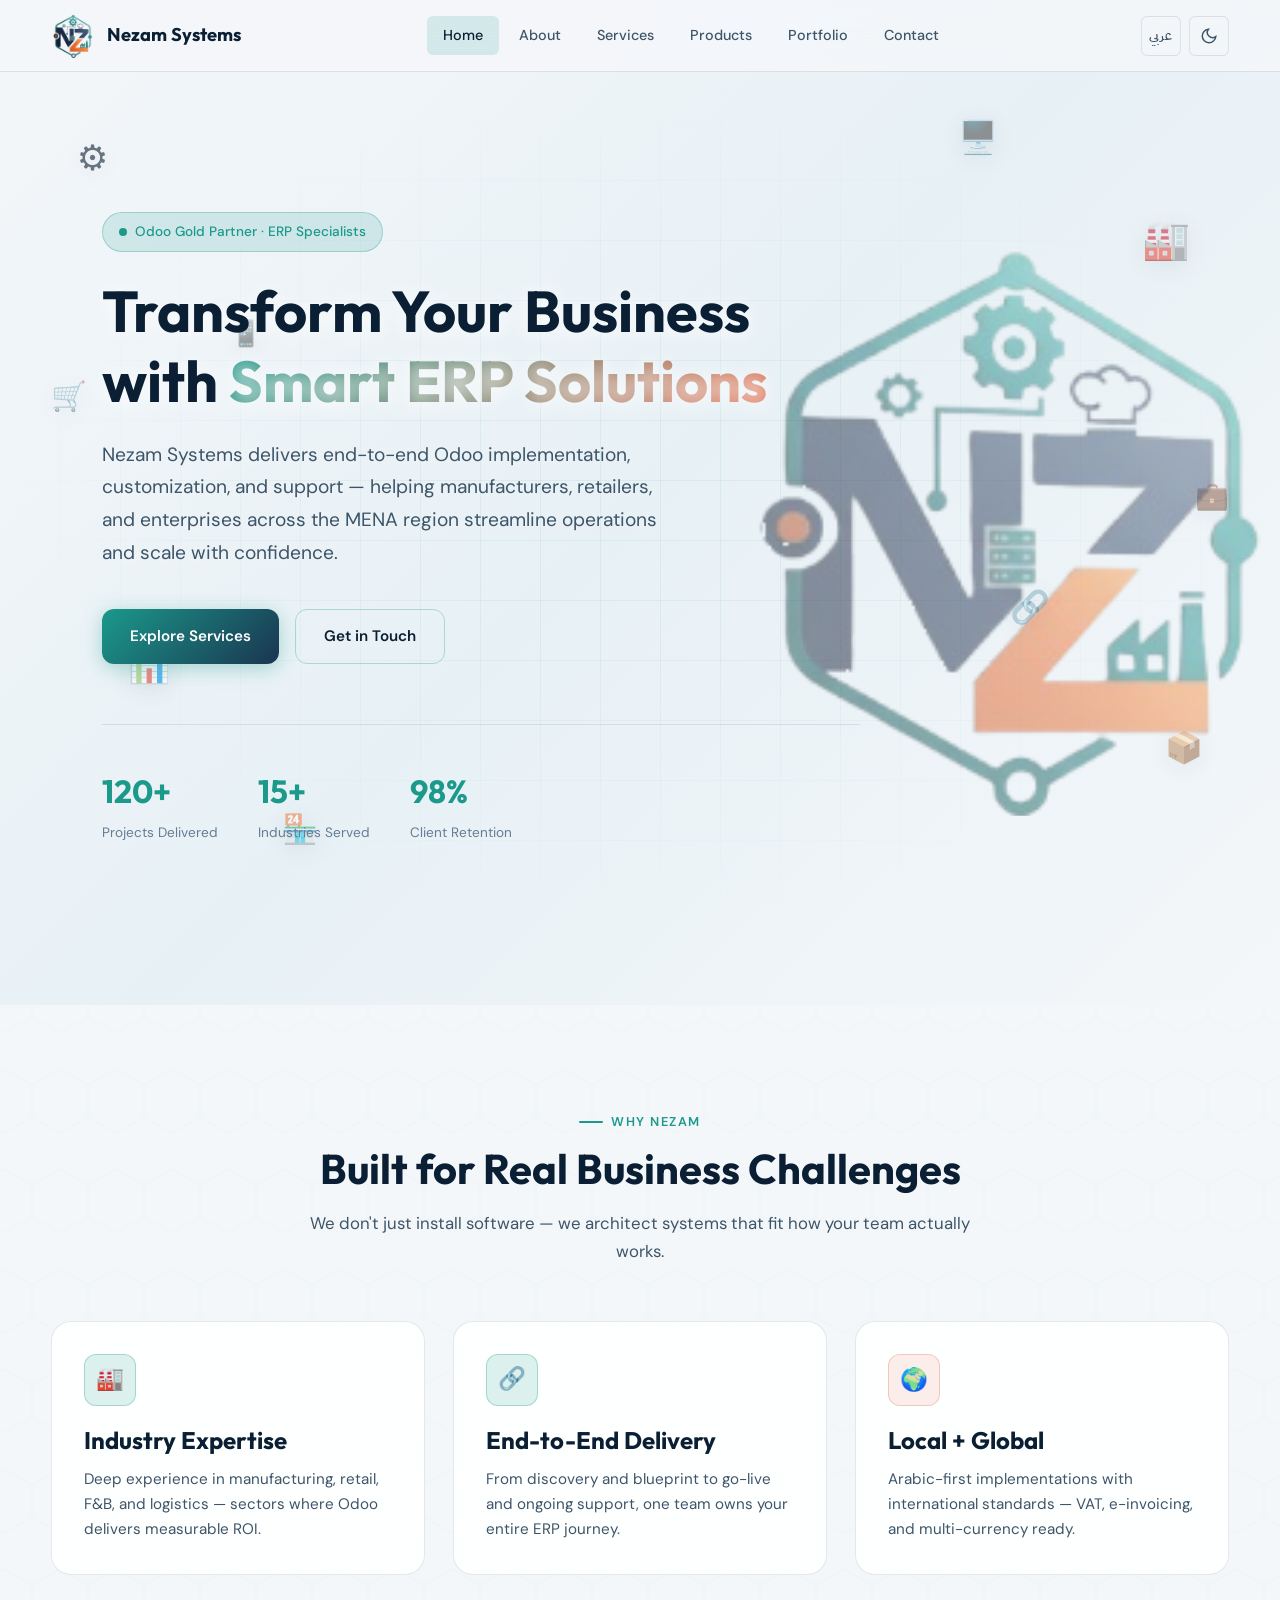
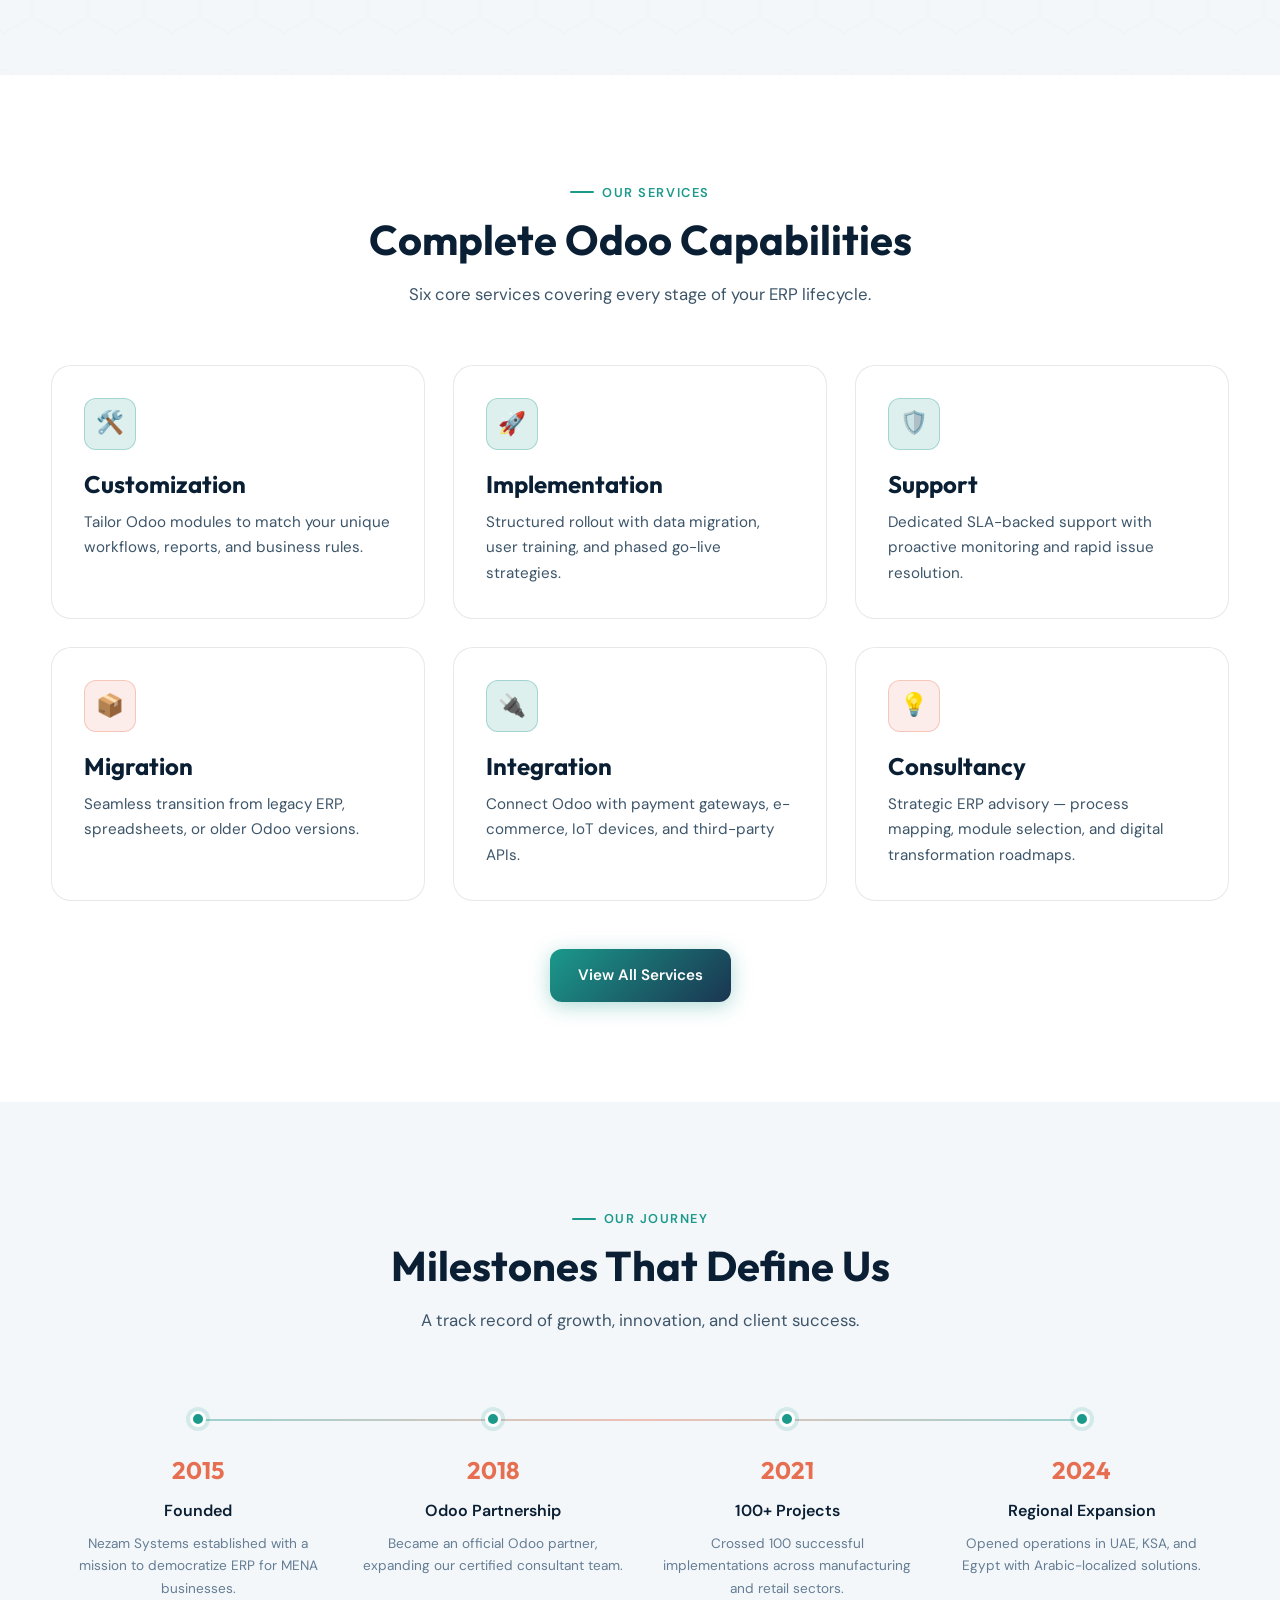
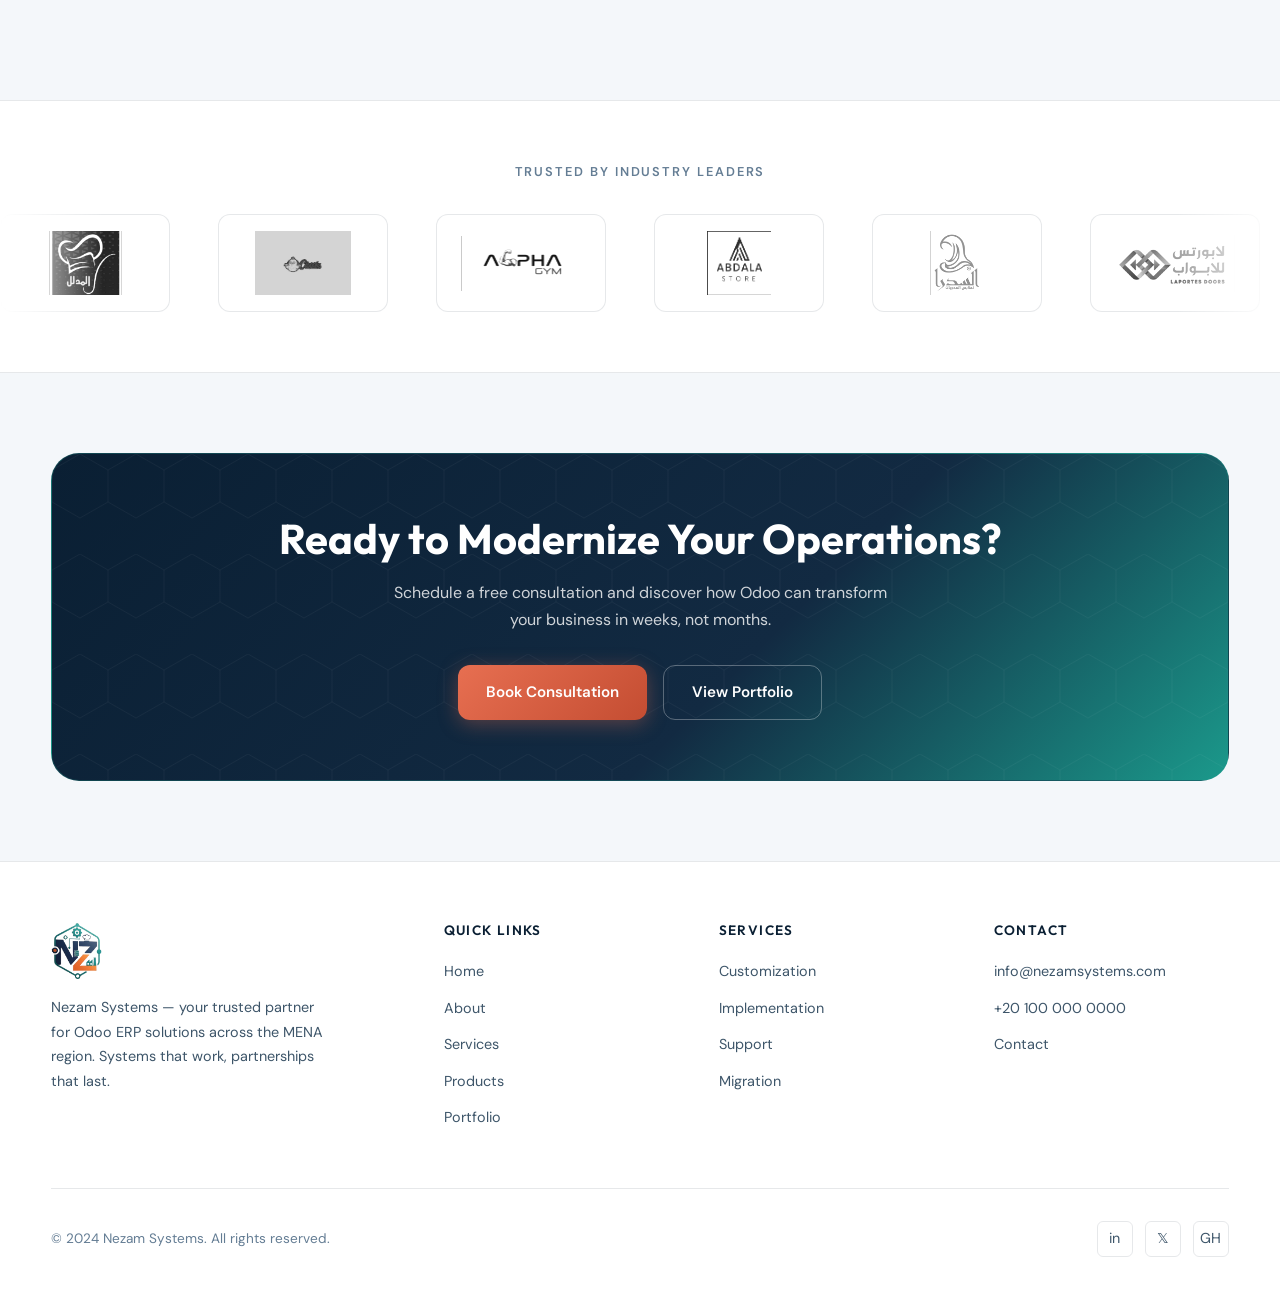
<file: index.html>
<!DOCTYPE html>
<html lang="en" data-theme="dark">
<head>
  <meta charset="UTF-8">
  <meta name="viewport" content="width=device-width, initial-scale=1.0">
  <meta name="description" content="Nezam Systems — Odoo ERP implementation, customization, and support for businesses across MENA.">
  <title data-i18n-title data-i18n-title-en="Nezam Systems | ERP & Odoo Solutions" data-i18n-title-ar="نظام سيستمز | حلول ERP و Odoo">Nezam Systems | ERP & Odoo Solutions</title>
  <link rel="icon" type="image/png" href="assets/logo-icon.png">
  <link rel="preconnect" href="https://fonts.googleapis.com">
  <link rel="preconnect" href="https://fonts.gstatic.com" crossorigin>
  <link href="https://fonts.googleapis.com/css2?family=DM+Sans:ital,opsz,wght@0,9..40,400;0,9..40,500;0,9..40,600;0,9..40,700&family=IBM+Plex+Sans+Arabic:wght@400;500;600;700&family=Outfit:wght@600;700;800&display=swap" rel="stylesheet">
  <link rel="stylesheet" href="css/styles.css">
  <script>
    (function(){var t=localStorage.getItem("nezam-theme");if(!t)t=matchMedia("(prefers-color-scheme: light)").matches?"light":"dark";document.documentElement.setAttribute("data-theme",t);var l=localStorage.getItem("nezam-lang")||"en";document.documentElement.lang=l;document.documentElement.dir=l==="ar"?"rtl":"ltr";})();
  </script>
</head>
<body>

  <!-- Navbar -->
  <header class="navbar">
    <div class="container navbar__inner">
      <a href="index.html" class="navbar__brand">
        <img src="assets/logo-icon-transparent.png" alt="Nezam Systems">
        <span data-i18n="nav.brand">Nezam Systems</span>
      </a>
      <nav class="navbar__nav">
        <a href="index.html" class="navbar__link" data-i18n="nav.home">Home</a>
        <a href="about.html" class="navbar__link" data-i18n="nav.about">About</a>
        <a href="services.html" class="navbar__link" data-i18n="nav.services">Services</a>
        <a href="products.html" class="navbar__link" data-i18n="nav.products">Products</a>
        <a href="portfolio.html" class="navbar__link" data-i18n="nav.portfolio">Portfolio</a>
        <a href="contact.html" class="navbar__link" data-i18n="nav.contact">Contact</a>
      </nav>
      <div class="navbar__controls">
        <button class="icon-btn lang-toggle" aria-label="Switch language">عربي</button>
        <button class="icon-btn theme-toggle" aria-label="Toggle theme"></button>
        <button class="navbar__toggle" aria-label="Open menu">
          <span></span><span></span><span></span>
        </button>
      </div>
    </div>
  </header>

  <nav class="mobile-menu">
    <a href="index.html" class="mobile-menu__link" data-i18n="nav.home">Home</a>
    <a href="about.html" class="mobile-menu__link" data-i18n="nav.about">About</a>
    <a href="services.html" class="mobile-menu__link" data-i18n="nav.services">Services</a>
    <a href="products.html" class="mobile-menu__link" data-i18n="nav.products">Products</a>
    <a href="portfolio.html" class="mobile-menu__link" data-i18n="nav.portfolio">Portfolio</a>
    <a href="contact.html" class="mobile-menu__link" data-i18n="nav.contact">Contact</a>
  </nav>

  <!-- Hero -->
  <section class="hero">
    <div class="hero__bg">
      <div class="hero__overlay"></div>
      <div class="hero__grid"></div>
    </div>
    <div class="floating-icons" aria-hidden="true">
      <div class="floating-icon">⚙️</div>
      <div class="floating-icon">🏭</div>
      <div class="floating-icon">🛒</div>
      <div class="floating-icon">🖥️</div>
      <div class="floating-icon">📊</div>
      <div class="floating-icon">📦</div>
      <div class="floating-icon">💼</div>
      <div class="floating-icon">🔗</div>
      <div class="floating-icon">📱</div>
      <div class="floating-icon">🏪</div>
    </div>
    <div class="container hero__content">
      <div class="hero__panel">
      <img src="assets/logo-icon-transparent.png" alt="" class="hero__panel-logo" aria-hidden="true">
      <div class="hero__badge reveal">
        <span class="hero__badge-dot"></span>
        <span data-i18n="hero.badge">Odoo Gold Partner · ERP Specialists</span>
      </div>
      <h1 class="hero__title reveal reveal-delay-1">
        <span data-i18n="hero.title">Transform Your Business with</span>
        <span class="highlight" data-i18n="hero.titleHighlight"> Smart ERP Solutions</span>
      </h1>
      <p class="hero__subtitle reveal reveal-delay-2" data-i18n="hero.subtitle">
        Nezam Systems delivers end-to-end Odoo implementation, customization, and support — helping manufacturers, retailers, and enterprises across the MENA region streamline operations and scale with confidence.
      </p>
      <div class="btn-group reveal reveal-delay-3">
        <a href="services.html" class="btn btn--gradient" data-i18n="hero.cta1">Explore Services</a>
        <a href="contact.html" class="btn btn--outline" data-i18n="hero.cta2">Get in Touch</a>
      </div>
      <div class="hero__stats reveal reveal-delay-4">
        <div>
          <div class="hero__stat-value" data-i18n="hero.stat1.value">120+</div>
          <div class="hero__stat-label" data-i18n="hero.stat1.label">Projects Delivered</div>
        </div>
        <div>
          <div class="hero__stat-value" data-i18n="hero.stat2.value">15+</div>
          <div class="hero__stat-label" data-i18n="hero.stat2.label">Industries Served</div>
        </div>
        <div>
          <div class="hero__stat-value" data-i18n="hero.stat3.value">98%</div>
          <div class="hero__stat-label" data-i18n="hero.stat3.label">Client Retention</div>
        </div>
      </div>
      </div>
    </div>
  </section>

  <!-- Why Nezam -->
  <section class="section">
    <div class="hex-bg"></div>
    <div class="container">
      <div class="section-header reveal">
        <span class="section-label" data-i18n="home.why.label">Why Nezam</span>
        <h2 data-i18n="home.why.title">Built for Real Business Challenges</h2>
        <p data-i18n="home.why.subtitle">We don't just install software — we architect systems that fit how your team actually works.</p>
      </div>
      <div class="grid-3">
        <div class="card reveal">
          <div class="card__icon">🏭</div>
          <h3 data-i18n="home.why.card1.title">Industry Expertise</h3>
          <p data-i18n="home.why.card1.desc">Deep experience in manufacturing, retail, F&B, and logistics — sectors where Odoo delivers measurable ROI.</p>
        </div>
        <div class="card reveal reveal-delay-1">
          <div class="card__icon">🔗</div>
          <h3 data-i18n="home.why.card2.title">End-to-End Delivery</h3>
          <p data-i18n="home.why.card2.desc">From discovery and blueprint to go-live and ongoing support, one team owns your entire ERP journey.</p>
        </div>
        <div class="card reveal reveal-delay-2">
          <div class="card__icon card__icon--orange">🌍</div>
          <h3 data-i18n="home.why.card3.title">Local + Global</h3>
          <p data-i18n="home.why.card3.desc">Arabic-first implementations with international standards — VAT, e-invoicing, and multi-currency ready.</p>
        </div>
      </div>
    </div>
  </section>

  <!-- Services Preview -->
  <section class="section section--alt">
    <div class="container">
      <div class="section-header reveal">
        <span class="section-label" data-i18n="home.services.label">Our Services</span>
        <h2 data-i18n="home.services.title">Complete Odoo Capabilities</h2>
        <p data-i18n="home.services.subtitle">Six core services covering every stage of your ERP lifecycle.</p>
      </div>
      <div class="grid-3">
        <div class="card reveal">
          <div class="card__icon">🛠️</div>
          <h3 data-i18n="service.customization.title">Customization</h3>
          <p data-i18n="service.customization.desc">Tailor Odoo modules to match your unique workflows, reports, and business rules.</p>
        </div>
        <div class="card reveal reveal-delay-1">
          <div class="card__icon">🚀</div>
          <h3 data-i18n="service.implementation.title">Implementation</h3>
          <p data-i18n="service.implementation.desc">Structured rollout with data migration, user training, and phased go-live strategies.</p>
        </div>
        <div class="card reveal reveal-delay-2">
          <div class="card__icon">🛡️</div>
          <h3 data-i18n="service.support.title">Support</h3>
          <p data-i18n="service.support.desc">Dedicated SLA-backed support with proactive monitoring and rapid issue resolution.</p>
        </div>
        <div class="card reveal">
          <div class="card__icon card__icon--orange">📦</div>
          <h3 data-i18n="service.migration.title">Migration</h3>
          <p data-i18n="service.migration.desc">Seamless transition from legacy ERP, spreadsheets, or older Odoo versions.</p>
        </div>
        <div class="card reveal reveal-delay-1">
          <div class="card__icon">🔌</div>
          <h3 data-i18n="service.integration.title">Integration</h3>
          <p data-i18n="service.integration.desc">Connect Odoo with payment gateways, e-commerce, IoT devices, and third-party APIs.</p>
        </div>
        <div class="card reveal reveal-delay-2">
          <div class="card__icon card__icon--orange">💡</div>
          <h3 data-i18n="service.consultancy.title">Consultancy</h3>
          <p data-i18n="service.consultancy.desc">Strategic ERP advisory — process mapping, module selection, and digital transformation roadmaps.</p>
        </div>
      </div>
      <div class="text-center reveal" style="margin-top:48px">
        <a href="services.html" class="btn btn--gradient" data-i18n="home.services.link">View All Services</a>
      </div>
    </div>
  </section>

  <!-- Milestones -->
  <section class="section">
    <div class="container">
      <div class="section-header reveal">
        <span class="section-label" data-i18n="home.milestones.label">Our Journey</span>
        <h2 data-i18n="home.milestones.title">Milestones That Define Us</h2>
        <p data-i18n="home.milestones.subtitle">A track record of growth, innovation, and client success.</p>
      </div>
      <div class="milestones">
        <div class="milestone reveal">
          <div class="milestone__dot"></div>
          <div class="milestone__year" data-i18n="milestone.2015.year">2015</div>
          <div class="milestone__title" data-i18n="milestone.2015.title">Founded</div>
          <div class="milestone__desc" data-i18n="milestone.2015.desc">Nezam Systems established with a mission to democratize ERP for MENA businesses.</div>
        </div>
        <div class="milestone reveal reveal-delay-1">
          <div class="milestone__dot"></div>
          <div class="milestone__year" data-i18n="milestone.2018.year">2018</div>
          <div class="milestone__title" data-i18n="milestone.2018.title">Odoo Partnership</div>
          <div class="milestone__desc" data-i18n="milestone.2018.desc">Became an official Odoo partner, expanding our certified consultant team.</div>
        </div>
        <div class="milestone reveal reveal-delay-2">
          <div class="milestone__dot"></div>
          <div class="milestone__year" data-i18n="milestone.2021.year">2021</div>
          <div class="milestone__title" data-i18n="milestone.2021.title">100+ Projects</div>
          <div class="milestone__desc" data-i18n="milestone.2021.desc">Crossed 100 successful implementations across manufacturing and retail sectors.</div>
        </div>
        <div class="milestone reveal reveal-delay-3">
          <div class="milestone__dot"></div>
          <div class="milestone__year" data-i18n="milestone.2024.year">2024</div>
          <div class="milestone__title" data-i18n="milestone.2024.title">Regional Expansion</div>
          <div class="milestone__desc" data-i18n="milestone.2024.desc">Opened operations in UAE, KSA, and Egypt with Arabic-localized solutions.</div>
        </div>
      </div>
    </div>
  </section>

  <!-- Partners Marquee -->
  <section class="marquee-section">
    <p class="marquee-label" data-i18n="home.partners.label">Trusted By Industry Leaders</p>
    <div class="marquee">
      <div class="marquee__track">
        <div class="marquee__item" title="مطعم المدلل - Al Modlal Restaurant">
          <div class="marquee__item-logo-wrap"><img src="assets/partners/almodlal.png" alt="Al Modlal Restaurant" class="marquee__item-logo"></div>
        </div>
        <div class="marquee__item" title="Cheeks Restaurant">
          <div class="marquee__item-logo-wrap"><img src="assets/partners/cheeks.jpeg" alt="Cheeks Restaurant" class="marquee__item-logo"></div>
        </div>
        <div class="marquee__item" title="Alpha Gym">
          <div class="marquee__item-logo-wrap"><img src="assets/partners/alpha_gym.png" alt="Alpha Gym" class="marquee__item-logo"></div>
        </div>
        <div class="marquee__item" title="Abdala Store">
          <div class="marquee__item-logo-wrap"><img src="assets/partners/abdala_store.png" alt="Abdala Store" class="marquee__item-logo"></div>
        </div>
        <div class="marquee__item" title="Alsidra Factory">
          <div class="marquee__item-logo-wrap"><img src="assets/partners/alsdra.png" alt="Alsidra Factory" class="marquee__item-logo"></div>
        </div>
        <!-- <div class="marquee__item" title="Sedal Factory">
          <div class="marquee__item-logo-wrap"><span class="marquee__item-placeholder">Sedal</span></div>
        </div> -->
        <div class="marquee__item" title="Laportes Doors">
          <div class="marquee__item-logo-wrap"><img src="assets/partners/laportes.png" alt="Laportes Doors" class="marquee__item-logo"></div>
        </div>
        <div class="marquee__item" title="WBM Doors">
          <div class="marquee__item-logo-wrap"><img src="assets/partners/wbm.jpeg" alt="WBM Doors" class="marquee__item-logo"></div>
        </div>
        <div class="marquee__item" title="Crystal Line">
          <div class="marquee__item-logo-wrap"><img src="assets/partners/crystal_line.png" alt="Crystal Line" class="marquee__item-logo"></div>
        </div>
      </div>
    </div>
  </section>

  <!-- CTA -->
  <section class="cta-banner">
    <div class="container">
      <div class="cta-banner__inner reveal">
        <h2 data-i18n="home.cta.title">Ready to Modernize Your Operations?</h2>
        <p data-i18n="home.cta.subtitle">Schedule a free consultation and discover how Odoo can transform your business in weeks, not months.</p>
        <div class="btn-group">
          <a href="contact.html" class="btn btn--gradient-orange" data-i18n="home.cta.btn1">Book Consultation</a>
          <a href="portfolio.html" class="btn btn--outline" style="color:#fff;border-color:rgba(255,255,255,0.3)" data-i18n="home.cta.btn2">View Portfolio</a>
        </div>
      </div>
    </div>
  </section>

  <!-- Footer -->
  <footer class="footer">
    <div class="container">
      <div class="footer__grid">
        <div class="footer__brand">
          <img src="assets/logo-icon-transparent.png" alt="Nezam Systems">
          <p data-i18n="footer.desc">Nezam Systems — your trusted partner for Odoo ERP solutions across the MENA region.</p>
        </div>
        <div>
          <h4 class="footer__heading" data-i18n="footer.quick">Quick Links</h4>
          <ul class="footer__links">
            <li><a href="index.html" data-i18n="nav.home">Home</a></li>
            <li><a href="about.html" data-i18n="nav.about">About</a></li>
            <li><a href="services.html" data-i18n="nav.services">Services</a></li>
            <li><a href="products.html" data-i18n="nav.products">Products</a></li>
            <li><a href="portfolio.html" data-i18n="nav.portfolio">Portfolio</a></li>
          </ul>
        </div>
        <div>
          <h4 class="footer__heading" data-i18n="footer.services">Services</h4>
          <ul class="footer__links">
            <li><a href="services.html" data-i18n="service.customization.title">Customization</a></li>
            <li><a href="services.html" data-i18n="service.implementation.title">Implementation</a></li>
            <li><a href="services.html" data-i18n="service.support.title">Support</a></li>
            <li><a href="services.html" data-i18n="service.migration.title">Migration</a></li>
          </ul>
        </div>
        <div>
          <h4 class="footer__heading" data-i18n="footer.contact">Contact</h4>
          <ul class="footer__links">
            <li><a href="mailto:info@nezamsystems.com">info@nezamsystems.com</a></li>
            <li><a href="tel:+201000000000">+20 100 000 0000</a></li>
            <li><a href="contact.html" data-i18n="nav.contact">Contact</a></li>
          </ul>
        </div>
      </div>
      <div class="footer__bottom">
        <span data-i18n="footer.rights">© 2024 Nezam Systems. All rights reserved.</span>
        <div class="footer__social">
          <a href="#" aria-label="LinkedIn">in</a>
          <a href="#" aria-label="Twitter">𝕏</a>
          <a href="#" aria-label="GitHub">GH</a>
        </div>
      </div>
    </div>
  </footer>

  <script src="js/i18n.js"></script>
  <script src="js/main.js"></script>
</body>
</html>
</file>
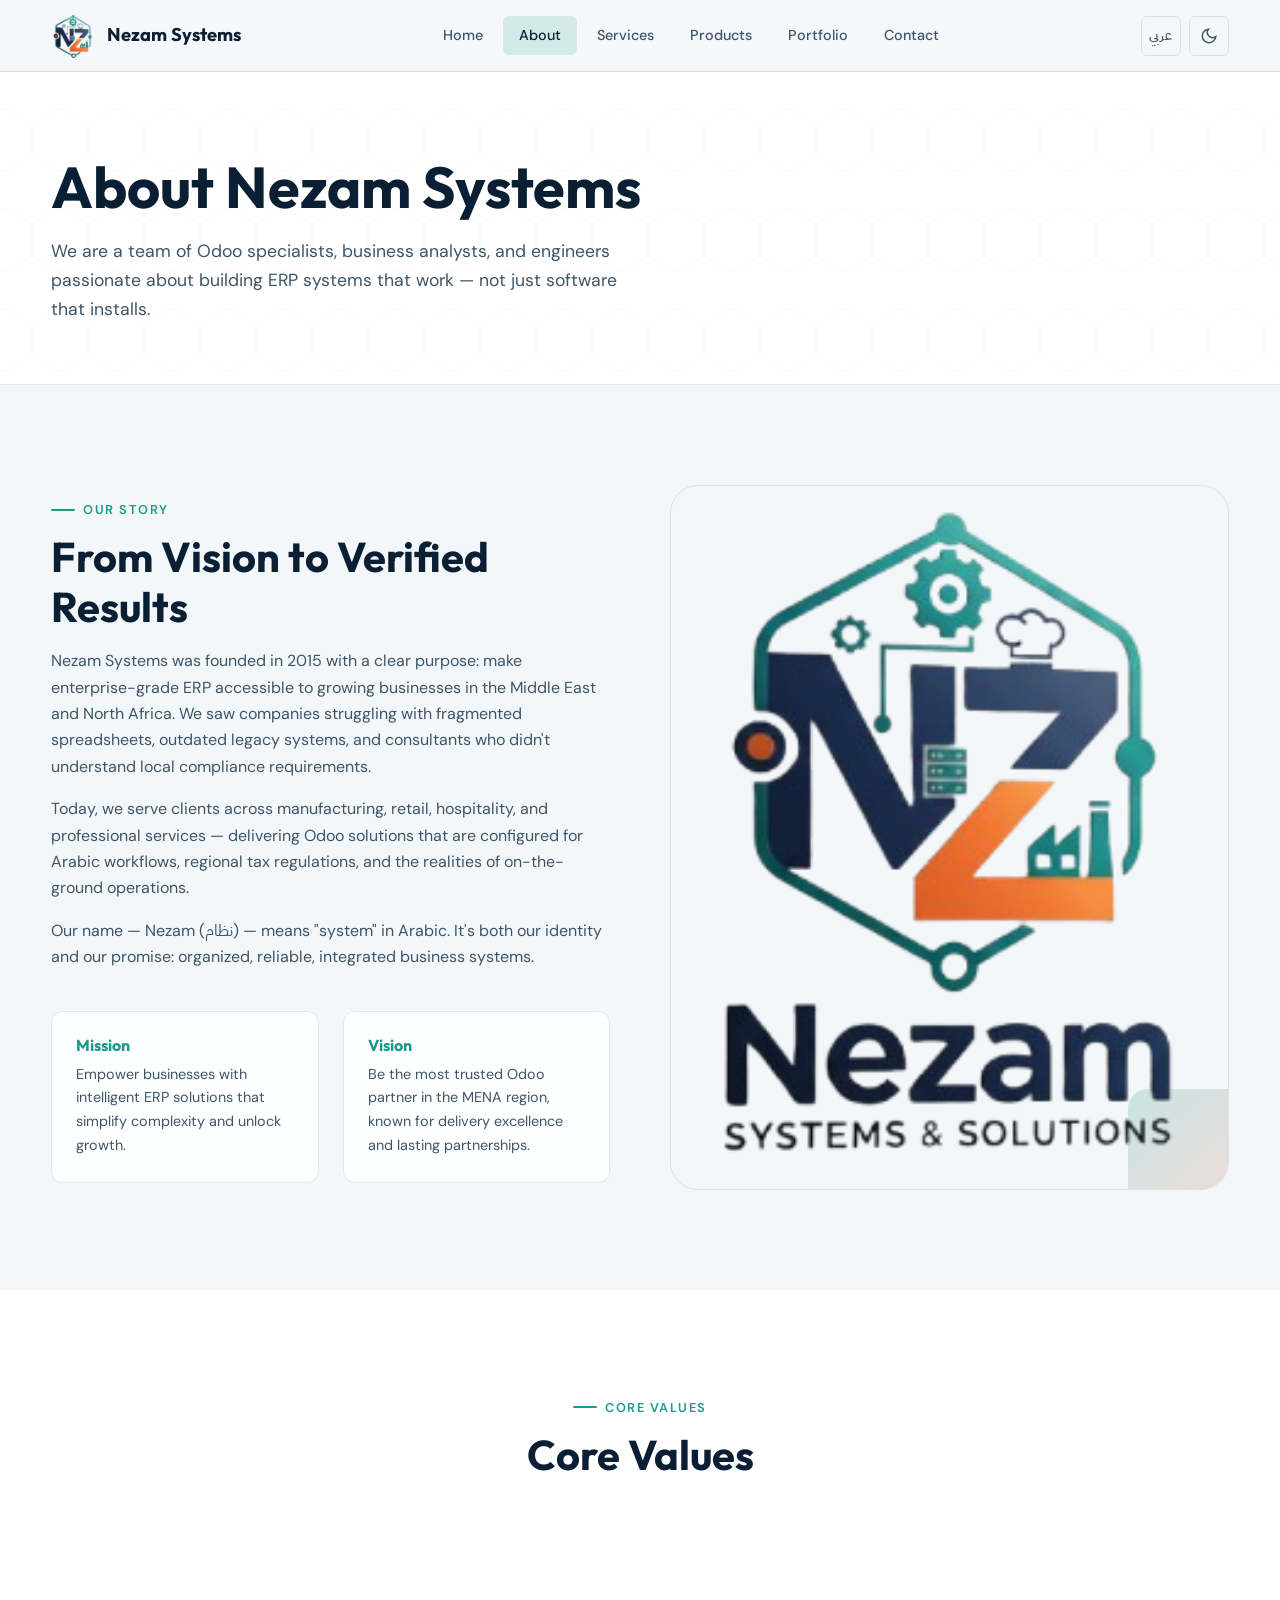
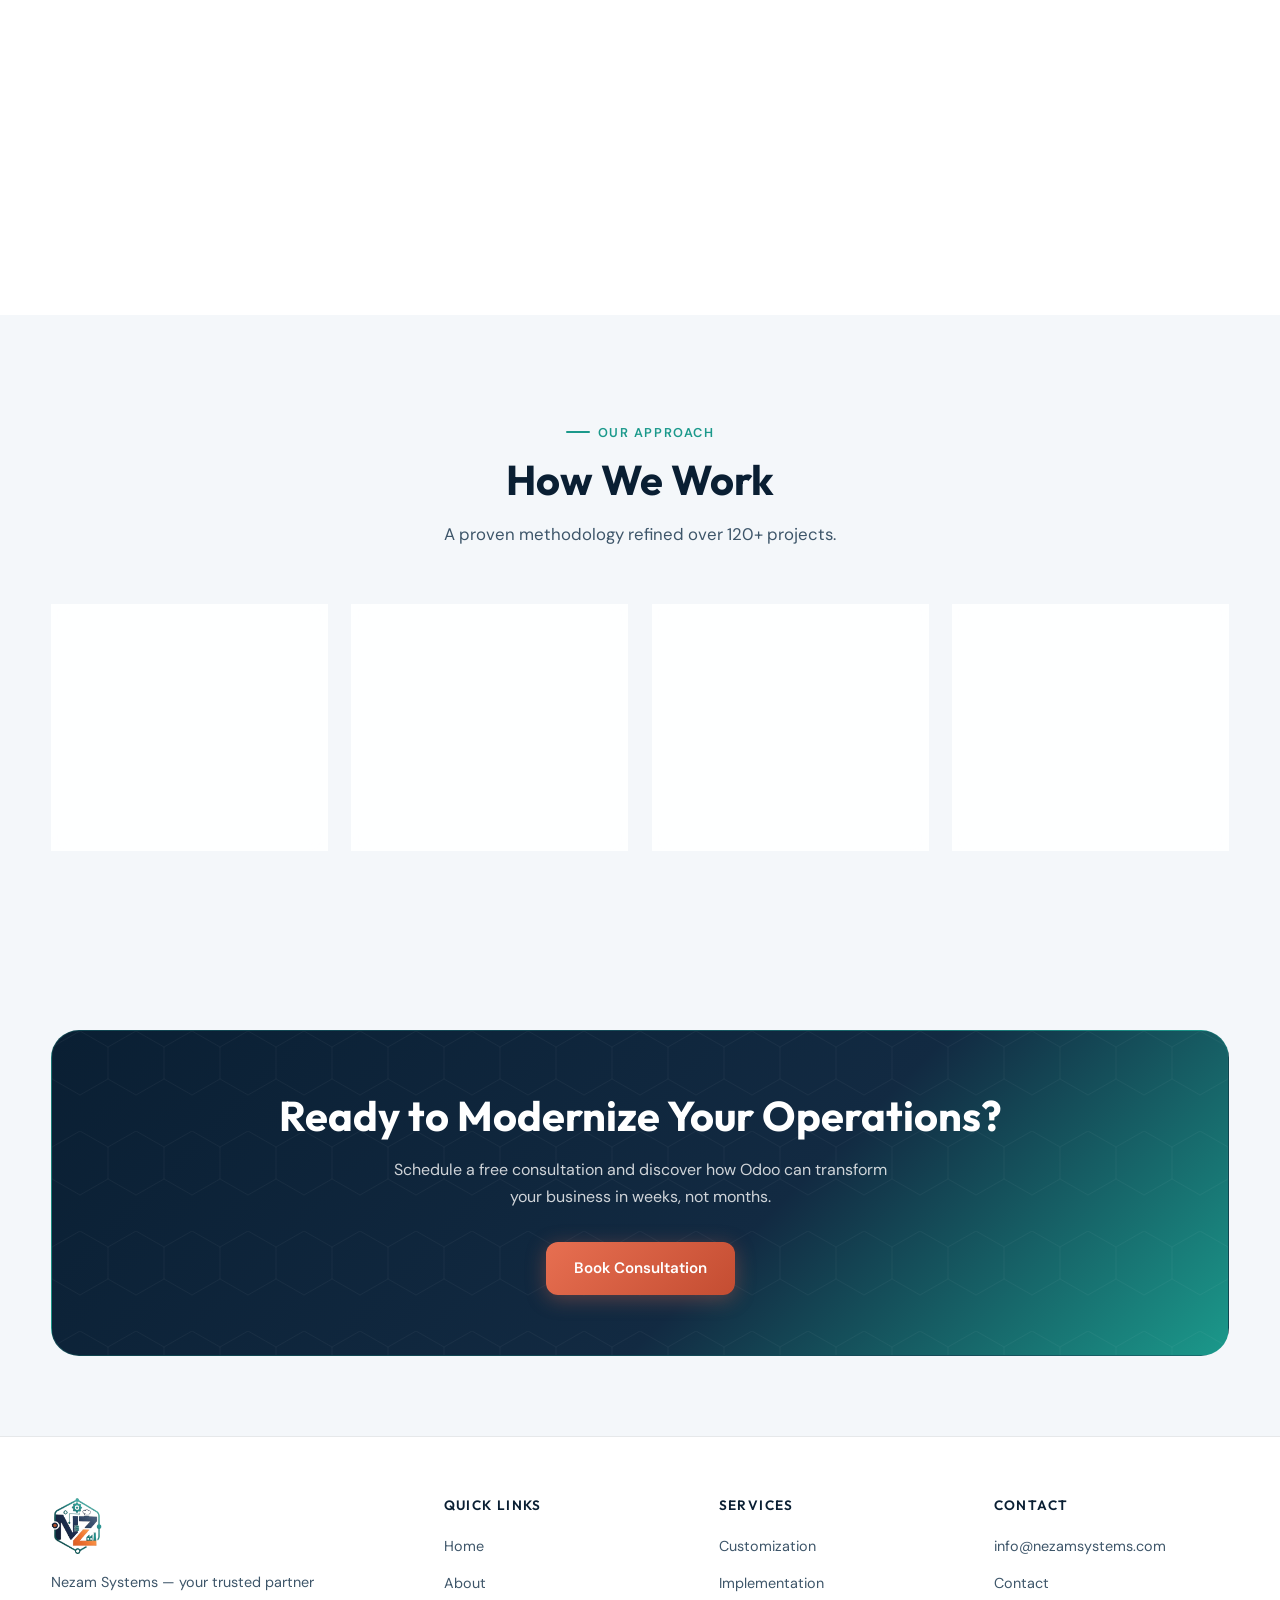
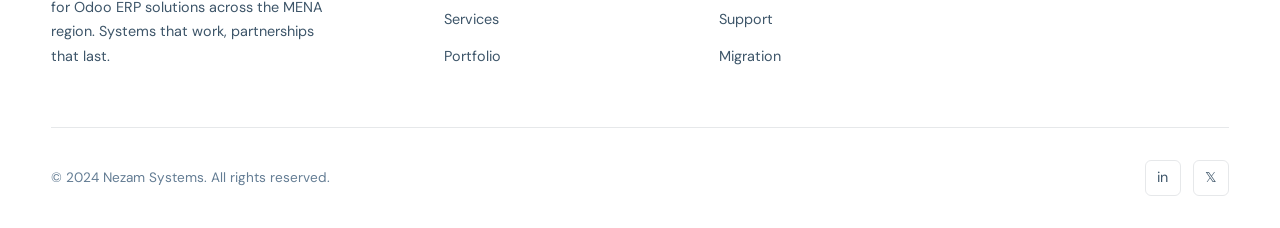
<file: about.html>
<!DOCTYPE html>
<html lang="en" data-theme="dark">
<head>
  <meta charset="UTF-8">
  <meta name="viewport" content="width=device-width, initial-scale=1.0">
  <meta name="description" content="About Nezam Systems — Odoo ERP specialists serving MENA businesses since 2015.">
  <title data-i18n-title data-i18n-title-en="About | Nezam Systems" data-i18n-title-ar="من نحن | نظام سيستمز">About | Nezam Systems</title>
  <link rel="icon" type="image/png" href="assets/logo-icon-transparent.png">
  <link rel="preconnect" href="https://fonts.googleapis.com">
  <link rel="preconnect" href="https://fonts.gstatic.com" crossorigin>
  <link href="https://fonts.googleapis.com/css2?family=DM+Sans:ital,opsz,wght@0,9..40,400;0,9..40,500;0,9..40,600;0,9..40,700&family=IBM+Plex+Sans+Arabic:wght@400;500;600;700&family=Outfit:wght@600;700;800&display=swap" rel="stylesheet">
  <link rel="stylesheet" href="css/styles.css">
  <script>
    (function(){var t=localStorage.getItem("nezam-theme");if(!t)t=matchMedia("(prefers-color-scheme: light)").matches?"light":"dark";document.documentElement.setAttribute("data-theme",t);var l=localStorage.getItem("nezam-lang")||"en";document.documentElement.lang=l;document.documentElement.dir=l==="ar"?"rtl":"ltr";})();
  </script>
</head>
<body>

  <header class="navbar">
    <div class="container navbar__inner">
      <a href="index.html" class="navbar__brand">
        <img src="assets/logo-icon-transparent.png" alt="Nezam Systems">
        <span data-i18n="nav.brand">Nezam Systems</span>
      </a>
      <nav class="navbar__nav">
        <a href="index.html" class="navbar__link" data-i18n="nav.home">Home</a>
        <a href="about.html" class="navbar__link" data-i18n="nav.about">About</a>
        <a href="services.html" class="navbar__link" data-i18n="nav.services">Services</a>
        <a href="products.html" class="navbar__link" data-i18n="nav.products">Products</a>
        <a href="portfolio.html" class="navbar__link" data-i18n="nav.portfolio">Portfolio</a>
        <a href="contact.html" class="navbar__link" data-i18n="nav.contact">Contact</a>
      </nav>
      <div class="navbar__controls">
        <button class="icon-btn lang-toggle" aria-label="Switch language">عربي</button>
        <button class="icon-btn theme-toggle" aria-label="Toggle theme"></button>
        <button class="navbar__toggle" aria-label="Open menu"><span></span><span></span><span></span></button>
      </div>
    </div>
  </header>

  <nav class="mobile-menu">
    <a href="index.html" class="mobile-menu__link" data-i18n="nav.home">Home</a>
    <a href="about.html" class="mobile-menu__link" data-i18n="nav.about">About</a>
    <a href="services.html" class="mobile-menu__link" data-i18n="nav.services">Services</a>
    <a href="products.html" class="mobile-menu__link" data-i18n="nav.products">Products</a>
    <a href="portfolio.html" class="mobile-menu__link" data-i18n="nav.portfolio">Portfolio</a>
    <a href="contact.html" class="mobile-menu__link" data-i18n="nav.contact">Contact</a>
  </nav>

  <section class="page-hero">
    <div class="hex-bg"></div>
    <div class="container page-hero__content">
      <h1 class="reveal" data-i18n="about.hero.title">About Nezam Systems</h1>
      <p class="reveal reveal-delay-1" data-i18n="about.hero.subtitle">We are a team of Odoo specialists, business analysts, and engineers passionate about building ERP systems that work.</p>
    </div>
  </section>

  <section class="section">
    <div class="container">
      <div class="about-grid">
        <div class="reveal">
          <span class="section-label" data-i18n="about.story.label">Our Story</span>
          <h2 data-i18n="about.story.title">From Vision to Verified Results</h2>
          <p style="color:var(--text-secondary);margin:16px 0" data-i18n="about.story.p1">Nezam Systems was founded in 2015 with a clear purpose.</p>
          <p style="color:var(--text-secondary);margin:16px 0" data-i18n="about.story.p2">Today, we serve clients across manufacturing, retail, hospitality, and professional services.</p>
          <p style="color:var(--text-secondary)" data-i18n="about.story.p3">Our name — Nezam (نظام) — means "system" in Arabic.</p>
          <div class="values-grid">
            <div class="value-item">
              <h4 data-i18n="about.mission.title">Mission</h4>
              <p data-i18n="about.mission.desc">Empower businesses with intelligent ERP solutions.</p>
            </div>
            <div class="value-item">
              <h4 data-i18n="about.vision.title">Vision</h4>
              <p data-i18n="about.vision.desc">Be the most trusted Odoo partner in the MENA region.</p>
            </div>
          </div>
        </div>
        <div class="about-image reveal reveal-delay-2">
          <img src="assets/logo-full.png" alt="Nezam Systems Logo">
          <div class="about-image__accent"></div>
        </div>
      </div>
    </div>
  </section>

  <section class="section section--alt">
    <div class="container">
      <div class="section-header reveal">
        <span class="section-label" data-i18n="about.values.title">Core Values</span>
        <h2 data-i18n="about.values.title">Core Values</h2>
      </div>
      <div class="grid-4">
        <div class="card reveal">
          <div class="card__icon">🎯</div>
          <h3 data-i18n="about.value1.title">Precision</h3>
          <p data-i18n="about.value1.desc">Every configuration, every line of code — built with attention to detail.</p>
        </div>
        <div class="card reveal reveal-delay-1">
          <div class="card__icon">🤝</div>
          <h3 data-i18n="about.value2.title">Partnership</h3>
          <p data-i18n="about.value2.desc">We succeed when our clients succeed.</p>
        </div>
        <div class="card reveal reveal-delay-2">
          <div class="card__icon card__icon--orange">🔍</div>
          <h3 data-i18n="about.value3.title">Transparency</h3>
          <p data-i18n="about.value3.desc">Clear timelines, honest scoping, and no hidden costs.</p>
        </div>
        <div class="card reveal reveal-delay-3">
          <div class="card__icon">💡</div>
          <h3 data-i18n="about.value4.title">Innovation</h3>
          <p data-i18n="about.value4.desc">Continuous learning — staying ahead of Odoo releases.</p>
        </div>
      </div>
    </div>
  </section>

  <section class="section">
    <div class="container">
      <div class="section-header reveal">
        <span class="section-label" data-i18n="about.team.label">Our Approach</span>
        <h2 data-i18n="about.team.title">How We Work</h2>
        <p data-i18n="about.team.subtitle">A proven methodology refined over 120+ projects.</p>
      </div>
      <div class="grid-4">
        <div class="card reveal">
          <div class="service-card__number">01</div>
          <h3 data-i18n="about.approach1.title">Discover</h3>
          <p data-i18n="about.approach1.desc">Deep-dive workshops to map your processes and pain points.</p>
        </div>
        <div class="card reveal reveal-delay-1">
          <div class="service-card__number">02</div>
          <h3 data-i18n="about.approach2.title">Design</h3>
          <p data-i18n="about.approach2.desc">Solution blueprint with module mapping and timeline.</p>
        </div>
        <div class="card reveal reveal-delay-2">
          <div class="service-card__number">03</div>
          <h3 data-i18n="about.approach3.title">Deliver</h3>
          <p data-i18n="about.approach3.desc">Agile sprints with regular demos and structured go-live.</p>
        </div>
        <div class="card reveal reveal-delay-3">
          <div class="service-card__number">04</div>
          <h3 data-i18n="about.approach4.title">Support</h3>
          <p data-i18n="about.approach4.desc">Post-launch hypercare and continuous improvement.</p>
        </div>
      </div>
    </div>
  </section>

  <section class="cta-banner">
    <div class="container">
      <div class="cta-banner__inner reveal">
        <h2 data-i18n="home.cta.title">Ready to Modernize Your Operations?</h2>
        <p data-i18n="home.cta.subtitle">Schedule a free consultation and discover how Odoo can transform your business.</p>
        <div class="btn-group">
          <a href="contact.html" class="btn btn--gradient-orange" data-i18n="home.cta.btn1">Book Consultation</a>
        </div>
      </div>
    </div>
  </section>

  <footer class="footer">
    <div class="container">
      <div class="footer__grid">
        <div class="footer__brand">
          <img src="assets/logo-icon-transparent.png" alt="Nezam Systems">
          <p data-i18n="footer.desc">Nezam Systems — your trusted partner for Odoo ERP solutions.</p>
        </div>
        <div>
          <h4 class="footer__heading" data-i18n="footer.quick">Quick Links</h4>
          <ul class="footer__links">
            <li><a href="index.html" data-i18n="nav.home">Home</a></li>
            <li><a href="about.html" data-i18n="nav.about">About</a></li>
            <li><a href="services.html" data-i18n="nav.services">Services</a></li>
            <li><a href="portfolio.html" data-i18n="nav.portfolio">Portfolio</a></li>
          </ul>
        </div>
        <div>
          <h4 class="footer__heading" data-i18n="footer.services">Services</h4>
          <ul class="footer__links">
            <li><a href="services.html" data-i18n="service.customization.title">Customization</a></li>
            <li><a href="services.html" data-i18n="service.implementation.title">Implementation</a></li>
            <li><a href="services.html" data-i18n="service.support.title">Support</a></li>
            <li><a href="services.html" data-i18n="service.migration.title">Migration</a></li>
          </ul>
        </div>
        <div>
          <h4 class="footer__heading" data-i18n="footer.contact">Contact</h4>
          <ul class="footer__links">
            <li><a href="mailto:info@nezamsystems.com">info@nezamsystems.com</a></li>
            <li><a href="contact.html" data-i18n="nav.contact">Contact</a></li>
          </ul>
        </div>
      </div>
      <div class="footer__bottom">
        <span data-i18n="footer.rights">© 2024 Nezam Systems. All rights reserved.</span>
        <div class="footer__social">
          <a href="#" aria-label="LinkedIn">in</a>
          <a href="#" aria-label="Twitter">𝕏</a>
        </div>
      </div>
    </div>
  </footer>

  <script src="js/i18n.js"></script>
  <script src="js/main.js"></script>
</body>
</html>
</file>
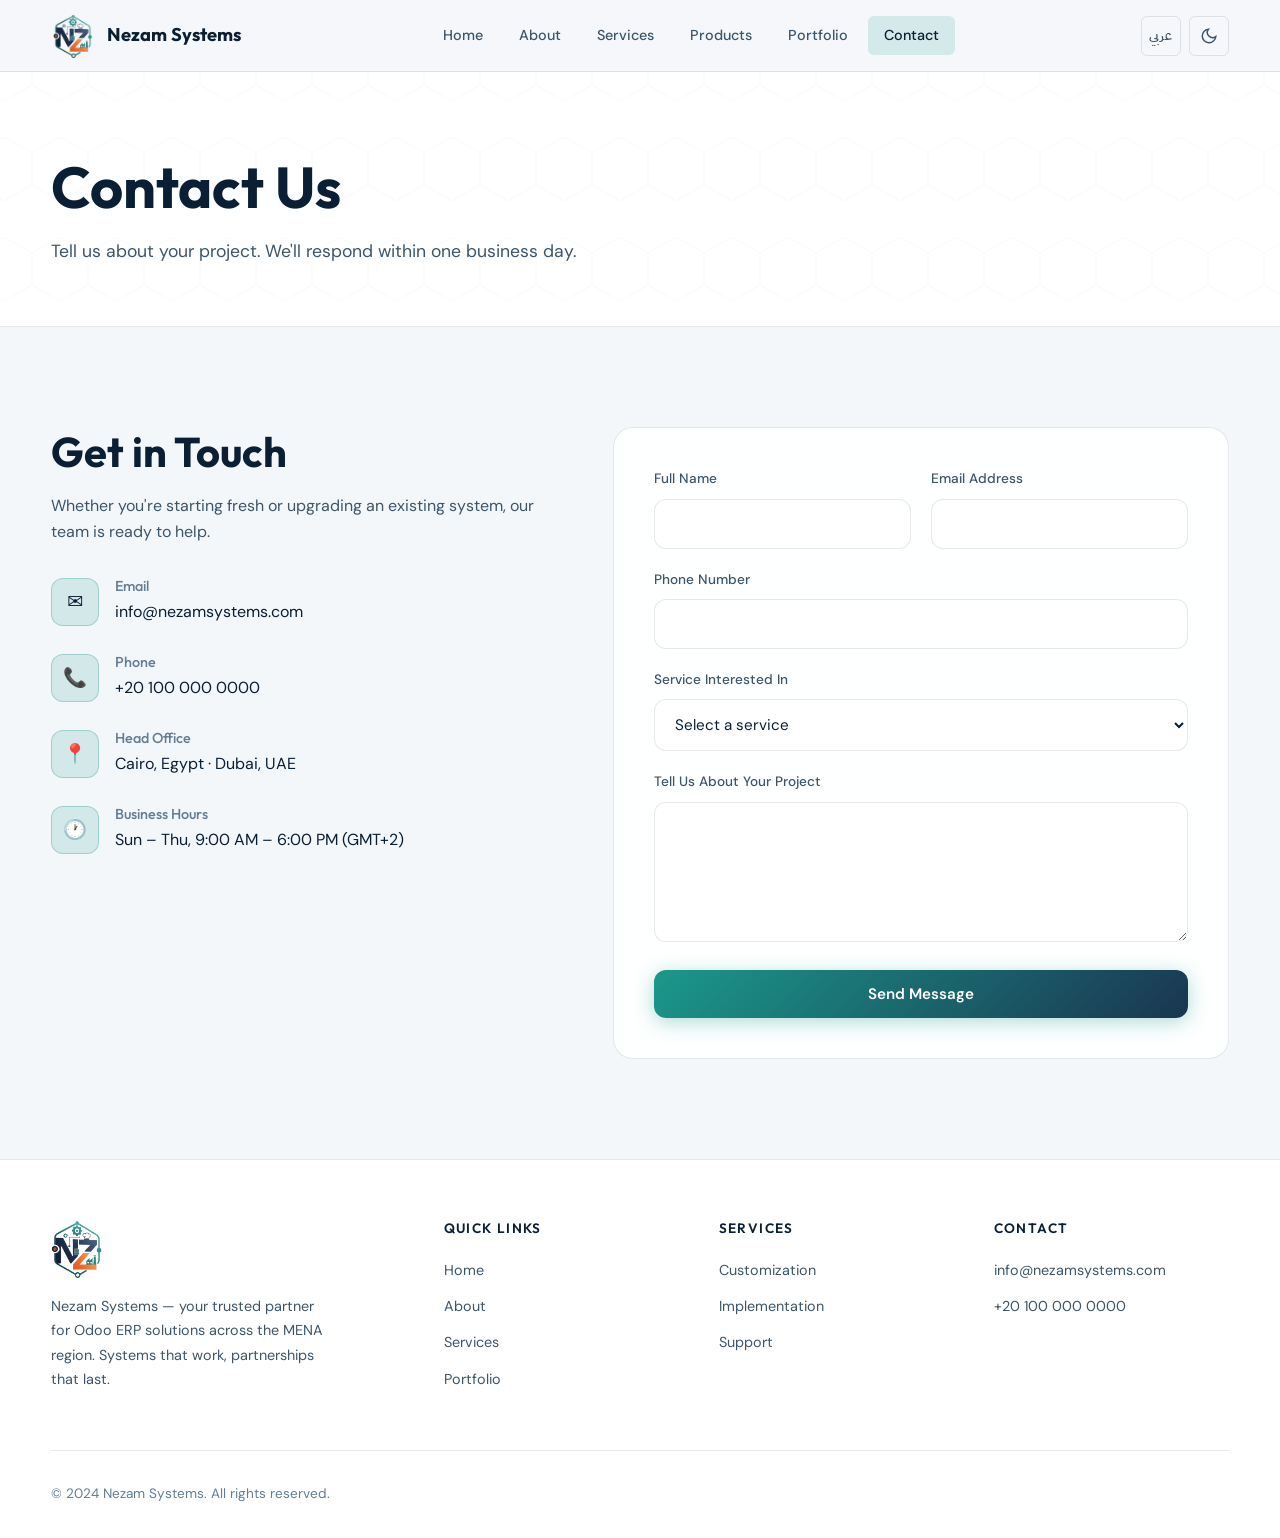
<file: contact.html>
<!DOCTYPE html>
<html lang="en" data-theme="dark">
<head>
  <meta charset="UTF-8">
  <meta name="viewport" content="width=device-width, initial-scale=1.0">
  <meta name="description" content="Contact Nezam Systems for Odoo ERP consultation, implementation, and support.">
  <title data-i18n-title data-i18n-title-en="Contact | Nezam Systems" data-i18n-title-ar="تواصل معنا | نظام سيستمز">Contact | Nezam Systems</title>
  <link rel="icon" type="image/png" href="assets/logo-icon-transparent.png">
  <link rel="preconnect" href="https://fonts.googleapis.com">
  <link rel="preconnect" href="https://fonts.gstatic.com" crossorigin>
  <link href="https://fonts.googleapis.com/css2?family=DM+Sans:ital,opsz,wght@0,9..40,400;0,9..40,500;0,9..40,600;0,9..40,700&family=IBM+Plex+Sans+Arabic:wght@400;500;600;700&family=Outfit:wght@600;700;800&display=swap" rel="stylesheet">
  <link rel="stylesheet" href="css/styles.css">
  <script>
    (function(){var t=localStorage.getItem("nezam-theme");if(!t)t=matchMedia("(prefers-color-scheme: light)").matches?"light":"dark";document.documentElement.setAttribute("data-theme",t);var l=localStorage.getItem("nezam-lang")||"en";document.documentElement.lang=l;document.documentElement.dir=l==="ar"?"rtl":"ltr";})();
  </script>
</head>
<body>

  <header class="navbar">
    <div class="container navbar__inner">
      <a href="index.html" class="navbar__brand">
        <img src="assets/logo-icon-transparent.png" alt="Nezam Systems">
        <span data-i18n="nav.brand">Nezam Systems</span>
      </a>
      <nav class="navbar__nav">
        <a href="index.html" class="navbar__link" data-i18n="nav.home">Home</a>
        <a href="about.html" class="navbar__link" data-i18n="nav.about">About</a>
        <a href="services.html" class="navbar__link" data-i18n="nav.services">Services</a>
        <a href="products.html" class="navbar__link" data-i18n="nav.products">Products</a>
        <a href="portfolio.html" class="navbar__link" data-i18n="nav.portfolio">Portfolio</a>
        <a href="contact.html" class="navbar__link" data-i18n="nav.contact">Contact</a>
      </nav>
      <div class="navbar__controls">
        <button class="icon-btn lang-toggle" aria-label="Switch language">عربي</button>
        <button class="icon-btn theme-toggle" aria-label="Toggle theme"></button>
        <button class="navbar__toggle" aria-label="Open menu"><span></span><span></span><span></span></button>
      </div>
    </div>
  </header>

  <nav class="mobile-menu">
    <a href="index.html" class="mobile-menu__link" data-i18n="nav.home">Home</a>
    <a href="about.html" class="mobile-menu__link" data-i18n="nav.about">About</a>
    <a href="services.html" class="mobile-menu__link" data-i18n="nav.services">Services</a>
    <a href="products.html" class="mobile-menu__link" data-i18n="nav.products">Products</a>
    <a href="portfolio.html" class="mobile-menu__link" data-i18n="nav.portfolio">Portfolio</a>
    <a href="contact.html" class="mobile-menu__link" data-i18n="nav.contact">Contact</a>
  </nav>

  <section class="page-hero">
    <div class="hex-bg"></div>
    <div class="container page-hero__content">
      <h1 class="reveal" data-i18n="contact.hero.title">Contact Us</h1>
      <p class="reveal reveal-delay-1" data-i18n="contact.hero.subtitle">Tell us about your project. We'll respond within one business day.</p>
    </div>
  </section>

  <section class="section">
    <div class="container">
      <div class="contact-grid">
        <div class="reveal">
          <h2 data-i18n="contact.info.title">Get in Touch</h2>
          <p style="color:var(--text-secondary);margin:16px 0 32px" data-i18n="contact.info.desc">Whether you're starting fresh or upgrading an existing system, our team is ready to help.</p>

          <div class="contact-info__item">
            <div class="contact-info__icon">✉️</div>
            <div>
              <h4 data-i18n="contact.email.label">Email</h4>
              <a href="mailto:info@nezamsystems.com" data-i18n="contact.email.value">info@nezamsystems.com</a>
            </div>
          </div>
          <div class="contact-info__item">
            <div class="contact-info__icon">📞</div>
            <div>
              <h4 data-i18n="contact.phone.label">Phone</h4>
              <a href="tel:+201000000000" data-i18n="contact.phone.value">+20 100 000 0000</a>
            </div>
          </div>
          <div class="contact-info__item">
            <div class="contact-info__icon">📍</div>
            <div>
              <h4 data-i18n="contact.office.label">Head Office</h4>
              <p data-i18n="contact.office.value">Cairo, Egypt · Dubai, UAE</p>
            </div>
          </div>
          <div class="contact-info__item">
            <div class="contact-info__icon">🕐</div>
            <div>
              <h4 data-i18n="contact.hours.label">Business Hours</h4>
              <p data-i18n="contact.hours.value">Sun – Thu, 9:00 AM – 6:00 PM (GMT+2)</p>
            </div>
          </div>
        </div>

        <form id="contact-form" class="contact-form reveal reveal-delay-2">
          <div class="form-row">
            <div class="form-group">
              <label for="name" data-i18n="contact.form.name">Full Name</label>
              <input type="text" id="name" name="name" required>
            </div>
            <div class="form-group">
              <label for="email" data-i18n="contact.form.email">Email Address</label>
              <input type="email" id="email" name="email" required>
            </div>
          </div>
          <div class="form-group">
            <label for="phone" data-i18n="contact.form.phone">Phone Number</label>
            <input type="tel" id="phone" name="phone">
          </div>
          <div class="form-group">
            <label for="service" data-i18n="contact.form.service">Service Interested In</label>
            <select id="service" name="service">
              <option value="" data-i18n="contact.form.service.placeholder">Select a service</option>
              <option value="customization" data-i18n="service.customization.title">Customization</option>
              <option value="implementation" data-i18n="service.implementation.title">Implementation</option>
              <option value="support" data-i18n="service.support.title">Support</option>
              <option value="migration" data-i18n="service.migration.title">Migration</option>
              <option value="integration" data-i18n="service.integration.title">Integration</option>
              <option value="consultancy" data-i18n="service.consultancy.title">Consultancy</option>
            </select>
          </div>
          <div class="form-group">
            <label for="message" data-i18n="contact.form.message">Tell Us About Your Project</label>
            <textarea id="message" name="message" required></textarea>
          </div>
          <button type="submit" class="btn btn--gradient" style="width:100%" data-i18n="contact.form.submit">Send Message</button>
        </form>
      </div>
    </div>
  </section>

  <footer class="footer">
    <div class="container">
      <div class="footer__grid">
        <div class="footer__brand">
          <img src="assets/logo-icon-transparent.png" alt="Nezam Systems">
          <p data-i18n="footer.desc">Nezam Systems — your trusted partner for Odoo ERP solutions.</p>
        </div>
        <div>
          <h4 class="footer__heading" data-i18n="footer.quick">Quick Links</h4>
          <ul class="footer__links">
            <li><a href="index.html" data-i18n="nav.home">Home</a></li>
            <li><a href="about.html" data-i18n="nav.about">About</a></li>
            <li><a href="services.html" data-i18n="nav.services">Services</a></li>
            <li><a href="portfolio.html" data-i18n="nav.portfolio">Portfolio</a></li>
          </ul>
        </div>
        <div>
          <h4 class="footer__heading" data-i18n="footer.services">Services</h4>
          <ul class="footer__links">
            <li><a href="services.html" data-i18n="service.customization.title">Customization</a></li>
            <li><a href="services.html" data-i18n="service.implementation.title">Implementation</a></li>
            <li><a href="services.html" data-i18n="service.support.title">Support</a></li>
          </ul>
        </div>
        <div>
          <h4 class="footer__heading" data-i18n="footer.contact">Contact</h4>
          <ul class="footer__links">
            <li><a href="mailto:info@nezamsystems.com">info@nezamsystems.com</a></li>
            <li><a href="tel:+201000000000">+20 100 000 0000</a></li>
          </ul>
        </div>
      </div>
      <div class="footer__bottom">
        <span data-i18n="footer.rights">© 2024 Nezam Systems. All rights reserved.</span>
      </div>
    </div>
  </footer>

  <script src="js/i18n.js"></script>
  <script src="js/main.js"></script>
</body>
</html>
</file>
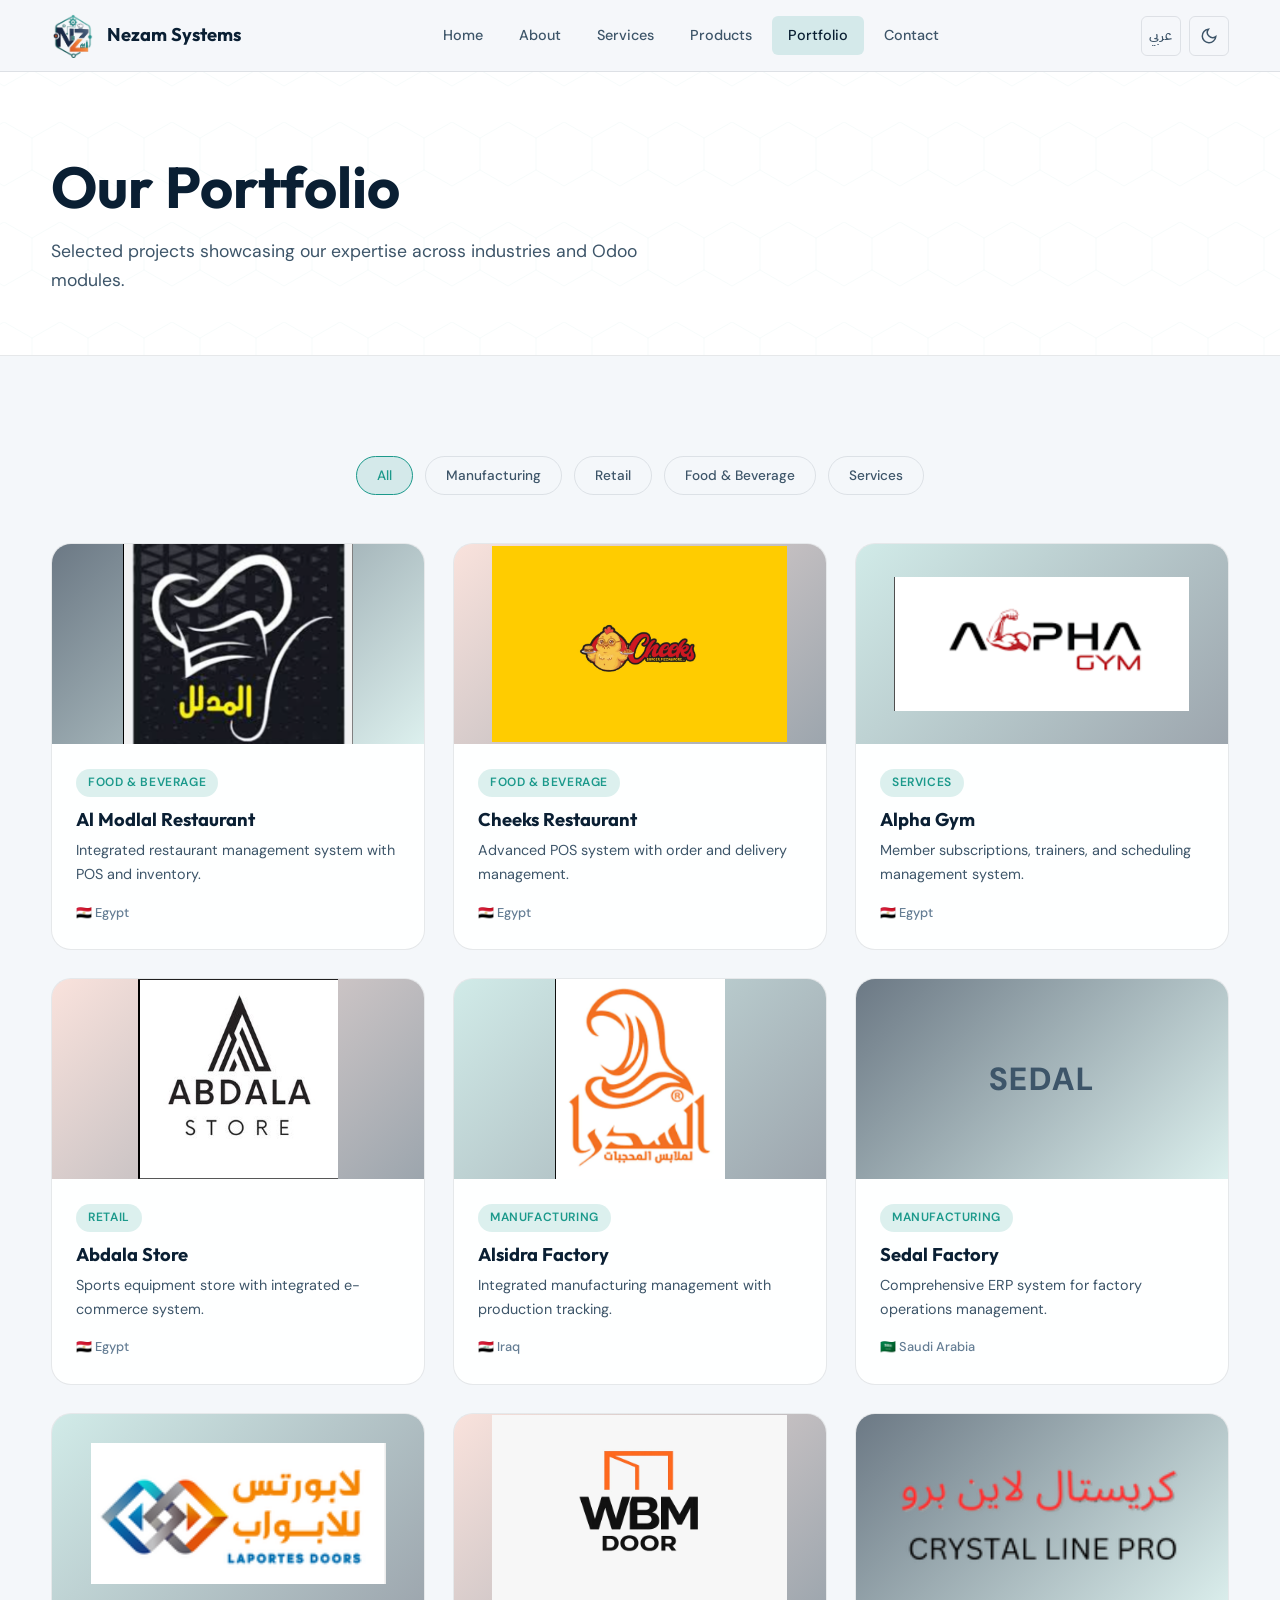
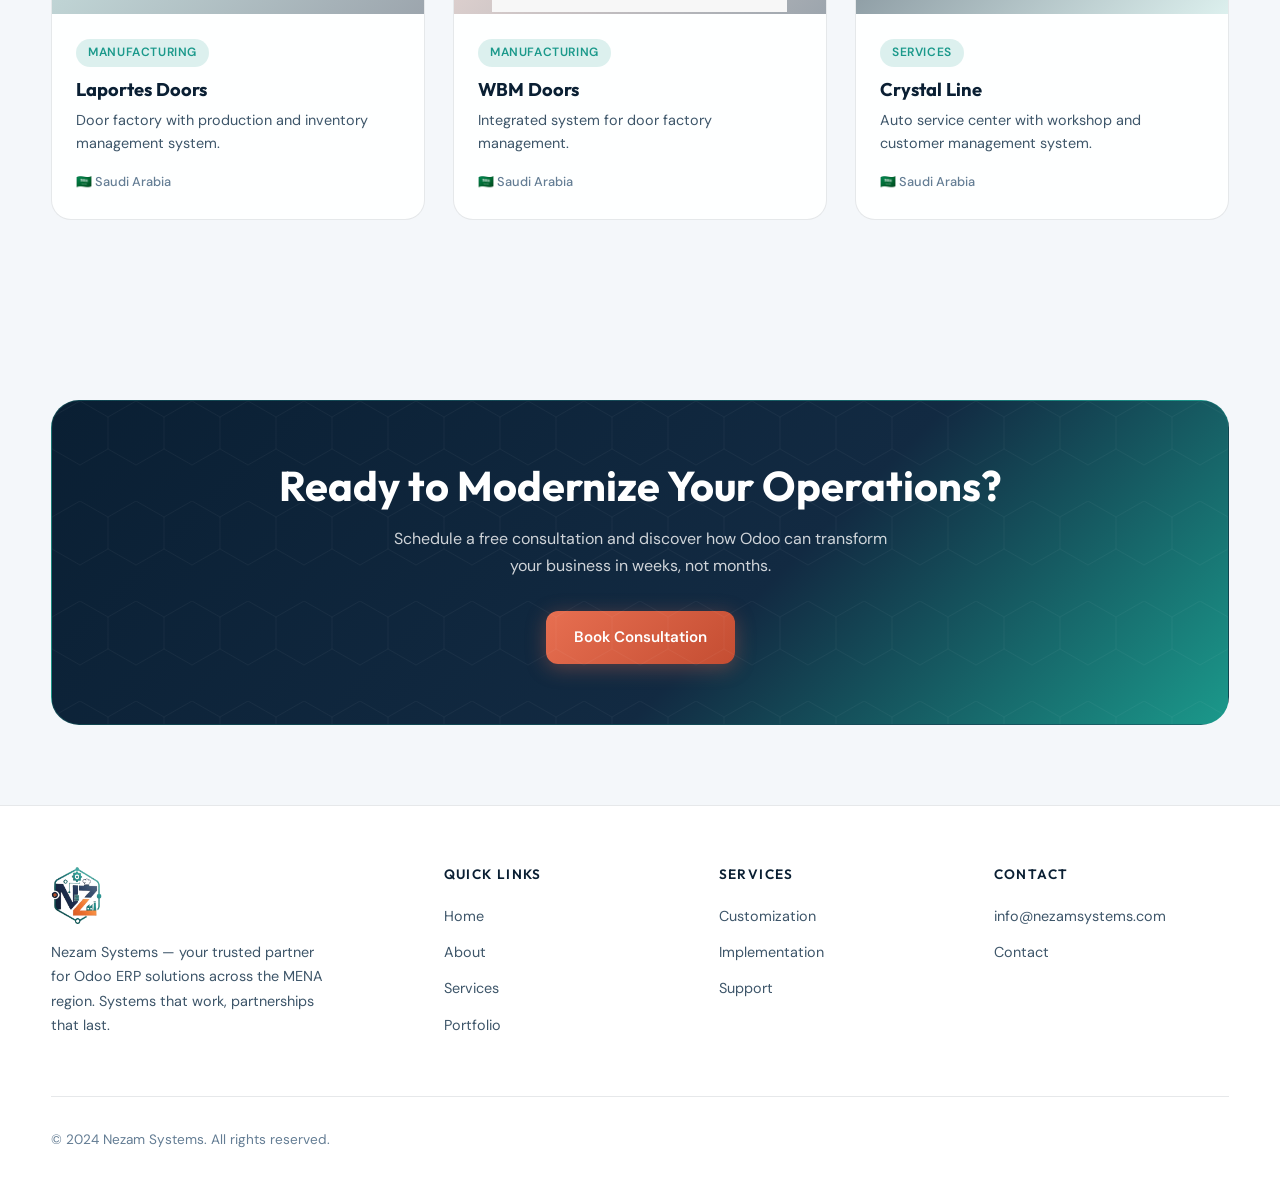
<file: portfolio.html>
<!DOCTYPE html>
<html lang="en" data-theme="dark">
<head>
  <meta charset="UTF-8">
  <meta name="viewport" content="width=device-width, initial-scale=1.0">
  <meta name="description" content="Nezam Systems portfolio — Odoo ERP projects across manufacturing, retail, F&B, and logistics.">
  <title data-i18n-title data-i18n-title-en="Portfolio | Nezam Systems" data-i18n-title-ar="أعمالنا | نظام سيستمز">Portfolio | Nezam Systems</title>
  <link rel="icon" type="image/png" href="assets/logo-icon-transparent.png">
  <link rel="preconnect" href="https://fonts.googleapis.com">
  <link rel="preconnect" href="https://fonts.gstatic.com" crossorigin>
  <link href="https://fonts.googleapis.com/css2?family=DM+Sans:ital,opsz,wght@0,9..40,400;0,9..40,500;0,9..40,600;0,9..40,700&family=IBM+Plex+Sans+Arabic:wght@400;500;600;700&family=Outfit:wght@600;700;800&display=swap" rel="stylesheet">
  <link rel="stylesheet" href="css/styles.css">
  <script>
    (function(){var t=localStorage.getItem("nezam-theme");if(!t)t=matchMedia("(prefers-color-scheme: light)").matches?"light":"dark";document.documentElement.setAttribute("data-theme",t);var l=localStorage.getItem("nezam-lang")||"en";document.documentElement.lang=l;document.documentElement.dir=l==="ar"?"rtl":"ltr";})();
  </script>
</head>
<body>

  <header class="navbar">
    <div class="container navbar__inner">
      <a href="index.html" class="navbar__brand">
        <img src="assets/logo-icon-transparent.png" alt="Nezam Systems">
        <span data-i18n="nav.brand">Nezam Systems</span>
      </a>
      <nav class="navbar__nav">
        <a href="index.html" class="navbar__link" data-i18n="nav.home">Home</a>
        <a href="about.html" class="navbar__link" data-i18n="nav.about">About</a>
        <a href="services.html" class="navbar__link" data-i18n="nav.services">Services</a>
        <a href="products.html" class="navbar__link" data-i18n="nav.products">Products</a>
        <a href="portfolio.html" class="navbar__link" data-i18n="nav.portfolio">Portfolio</a>
        <a href="contact.html" class="navbar__link" data-i18n="nav.contact">Contact</a>
      </nav>
      <div class="navbar__controls">
        <button class="icon-btn lang-toggle" aria-label="Switch language">عربي</button>
        <button class="icon-btn theme-toggle" aria-label="Toggle theme"></button>
        <button class="navbar__toggle" aria-label="Open menu"><span></span><span></span><span></span></button>
      </div>
    </div>
  </header>

  <nav class="mobile-menu">
    <a href="index.html" class="mobile-menu__link" data-i18n="nav.home">Home</a>
    <a href="about.html" class="mobile-menu__link" data-i18n="nav.about">About</a>
    <a href="services.html" class="mobile-menu__link" data-i18n="nav.services">Services</a>
    <a href="products.html" class="mobile-menu__link" data-i18n="nav.products">Products</a>
    <a href="portfolio.html" class="mobile-menu__link" data-i18n="nav.portfolio">Portfolio</a>
    <a href="contact.html" class="mobile-menu__link" data-i18n="nav.contact">Contact</a>
  </nav>

  <section class="page-hero">
    <div class="hex-bg"></div>
    <div class="container page-hero__content">
      <h1 class="reveal" data-i18n="portfolio.hero.title">Our Portfolio</h1>
      <p class="reveal reveal-delay-1" data-i18n="portfolio.hero.subtitle">Selected projects showcasing our expertise across industries and Odoo modules.</p>
    </div>
  </section>

  <section class="section">
    <div class="container">
      <div class="portfolio-filters reveal">
        <button class="filter-btn active" data-filter="all" data-i18n="portfolio.filter.all">All</button>
        <button class="filter-btn" data-filter="manufacturing" data-i18n="portfolio.filter.manufacturing">Manufacturing</button>
        <button class="filter-btn" data-filter="retail" data-i18n="portfolio.filter.retail">Retail</button>
        <button class="filter-btn" data-filter="food" data-i18n="portfolio.filter.food">Food & Beverage</button>
        <button class="filter-btn" data-filter="services" data-i18n="portfolio.filter.services">Services</button>
      </div>

      <div class="grid-3">
        <article class="portfolio-card reveal visible" data-category="food">
          <div class="portfolio-card__visual portfolio-card__visual--navy">
            <img src="assets/partners/almodlal.png" alt="Al Modlal Restaurant" class="portfolio-card__logo">
          </div>
          <div class="portfolio-card__body">
            <span class="portfolio-card__tag" data-i18n="portfolio.filter.food">Food & Beverage</span>
            <h3 data-i18n="project.1.title">Al Modlal Restaurant</h3>
            <p data-i18n="project.1.desc">Integrated restaurant management system with POS and inventory.</p>
            <span class="portfolio-card__location" data-i18n="project.1.location">🇪🇬 Egypt</span>
          </div>
        </article>

        <article class="portfolio-card reveal visible reveal-delay-1" data-category="food">
          <div class="portfolio-card__visual portfolio-card__visual--orange">
            <img src="assets/partners/cheeks.jpeg" alt="Cheeks Restaurant" class="portfolio-card__logo">
          </div>
          <div class="portfolio-card__body">
            <span class="portfolio-card__tag" data-i18n="portfolio.filter.food">Food & Beverage</span>
            <h3 data-i18n="project.2.title">Cheeks Restaurant</h3>
            <p data-i18n="project.2.desc">Advanced POS system with order and delivery management.</p>
            <span class="portfolio-card__location" data-i18n="project.2.location">🇪🇬 Egypt</span>
          </div>
        </article>

        <article class="portfolio-card reveal visible reveal-delay-2" data-category="services">
          <div class="portfolio-card__visual portfolio-card__visual--teal">
            <img src="assets/partners/alpha_gym.png" alt="Alpha Gym" class="portfolio-card__logo">
          </div>
          <div class="portfolio-card__body">
            <span class="portfolio-card__tag" data-i18n="portfolio.filter.services">Services</span>
            <h3 data-i18n="project.3.title">Alpha Gym</h3>
            <p data-i18n="project.3.desc">Member subscriptions, trainers, and scheduling management system.</p>
            <span class="portfolio-card__location" data-i18n="project.3.location">🇪🇬 Egypt</span>
          </div>
        </article>

        <article class="portfolio-card reveal visible" data-category="retail">
          <div class="portfolio-card__visual portfolio-card__visual--orange">
            <img src="assets/partners/abdala_store.png" alt="Abdala Store" class="portfolio-card__logo">
          </div>
          <div class="portfolio-card__body">
            <span class="portfolio-card__tag" data-i18n="portfolio.filter.retail">Retail</span>
            <h3 data-i18n="project.4.title">Abdala Store</h3>
            <p data-i18n="project.4.desc">Sports equipment store with integrated e-commerce system.</p>
            <span class="portfolio-card__location" data-i18n="project.4.location">🇪🇬 Egypt</span>
          </div>
        </article>

        <article class="portfolio-card reveal visible reveal-delay-1" data-category="manufacturing">
          <div class="portfolio-card__visual portfolio-card__visual--teal">
            <img src="assets/partners/alsdra.png" alt="Alsidra Factory" class="portfolio-card__logo">
          </div>
          <div class="portfolio-card__body">
            <span class="portfolio-card__tag" data-i18n="portfolio.filter.manufacturing">Manufacturing</span>
            <h3 data-i18n="project.5.title">Alsidra Factory</h3>
            <p data-i18n="project.5.desc">Integrated manufacturing management with production tracking.</p>
            <span class="portfolio-card__location" data-i18n="project.5.location">🇮🇶 Iraq</span>
          </div>
        </article>

        <article class="portfolio-card reveal visible reveal-delay-2" data-category="manufacturing">
          <div class="portfolio-card__visual portfolio-card__visual--navy">
            <span class="portfolio-card__placeholder">Sedal</span>
          </div>
          <div class="portfolio-card__body">
            <span class="portfolio-card__tag" data-i18n="portfolio.filter.manufacturing">Manufacturing</span>
            <h3 data-i18n="project.6.title">Sedal Factory</h3>
            <p data-i18n="project.6.desc">Comprehensive ERP system for factory operations management.</p>
            <span class="portfolio-card__location" data-i18n="project.6.location">🇸🇦 Saudi Arabia</span>
          </div>
        </article>

        <article class="portfolio-card reveal visible" data-category="manufacturing">
          <div class="portfolio-card__visual portfolio-card__visual--teal">
            <img src="assets/partners/laportes.png" alt="Laportes Doors" class="portfolio-card__logo">
          </div>
          <div class="portfolio-card__body">
            <span class="portfolio-card__tag" data-i18n="portfolio.filter.manufacturing">Manufacturing</span>
            <h3 data-i18n="project.7.title">Laportes Doors</h3>
            <p data-i18n="project.7.desc">Door factory with production and inventory management system.</p>
            <span class="portfolio-card__location" data-i18n="project.7.location">🇸🇦 Saudi Arabia</span>
          </div>
        </article>

        <article class="portfolio-card reveal visible reveal-delay-1" data-category="manufacturing">
          <div class="portfolio-card__visual portfolio-card__visual--orange">
            <img src="assets/partners/wbm.jpeg" alt="WBM Doors" class="portfolio-card__logo">
          </div>
          <div class="portfolio-card__body">
            <span class="portfolio-card__tag" data-i18n="portfolio.filter.manufacturing">Manufacturing</span>
            <h3 data-i18n="project.8.title">WBM Doors</h3>
            <p data-i18n="project.8.desc">Integrated system for door factory management.</p>
            <span class="portfolio-card__location" data-i18n="project.8.location">🇸🇦 Saudi Arabia</span>
          </div>
        </article>

        <article class="portfolio-card reveal visible reveal-delay-2" data-category="services">
          <div class="portfolio-card__visual portfolio-card__visual--navy">
            <img src="assets/partners/crystal_line.png" alt="Crystal Line" class="portfolio-card__logo">
          </div>
          <div class="portfolio-card__body">
            <span class="portfolio-card__tag" data-i18n="portfolio.filter.services">Services</span>
            <h3 data-i18n="project.9.title">Crystal Line</h3>
            <p data-i18n="project.9.desc">Auto service center with workshop and customer management system.</p>
            <span class="portfolio-card__location" data-i18n="project.9.location">🇸🇦 Saudi Arabia</span>
          </div>
        </article>
      </div>
    </div>
  </section>

  <section class="cta-banner">
    <div class="container">
      <div class="cta-banner__inner reveal">
        <h2 data-i18n="home.cta.title">Ready to Modernize Your Operations?</h2>
        <p data-i18n="home.cta.subtitle">Let's discuss your next project.</p>
        <a href="contact.html" class="btn btn--gradient-orange" data-i18n="home.cta.btn1">Book Consultation</a>
      </div>
    </div>
  </section>

  <footer class="footer">
    <div class="container">
      <div class="footer__grid">
        <div class="footer__brand">
          <img src="assets/logo-icon-transparent.png" alt="Nezam Systems">
          <p data-i18n="footer.desc">Nezam Systems — your trusted partner for Odoo ERP solutions.</p>
        </div>
        <div>
          <h4 class="footer__heading" data-i18n="footer.quick">Quick Links</h4>
          <ul class="footer__links">
            <li><a href="index.html" data-i18n="nav.home">Home</a></li>
            <li><a href="about.html" data-i18n="nav.about">About</a></li>
            <li><a href="services.html" data-i18n="nav.services">Services</a></li>
            <li><a href="portfolio.html" data-i18n="nav.portfolio">Portfolio</a></li>
          </ul>
        </div>
        <div>
          <h4 class="footer__heading" data-i18n="footer.services">Services</h4>
          <ul class="footer__links">
            <li><a href="services.html" data-i18n="service.customization.title">Customization</a></li>
            <li><a href="services.html" data-i18n="service.implementation.title">Implementation</a></li>
            <li><a href="services.html" data-i18n="service.support.title">Support</a></li>
          </ul>
        </div>
        <div>
          <h4 class="footer__heading" data-i18n="footer.contact">Contact</h4>
          <ul class="footer__links">
            <li><a href="mailto:info@nezamsystems.com">info@nezamsystems.com</a></li>
            <li><a href="contact.html" data-i18n="nav.contact">Contact</a></li>
          </ul>
        </div>
      </div>
      <div class="footer__bottom">
        <span data-i18n="footer.rights">© 2024 Nezam Systems. All rights reserved.</span>
      </div>
    </div>
  </footer>

  <script src="js/i18n.js"></script>
  <script src="js/main.js"></script>
</body>
</html>
</file>
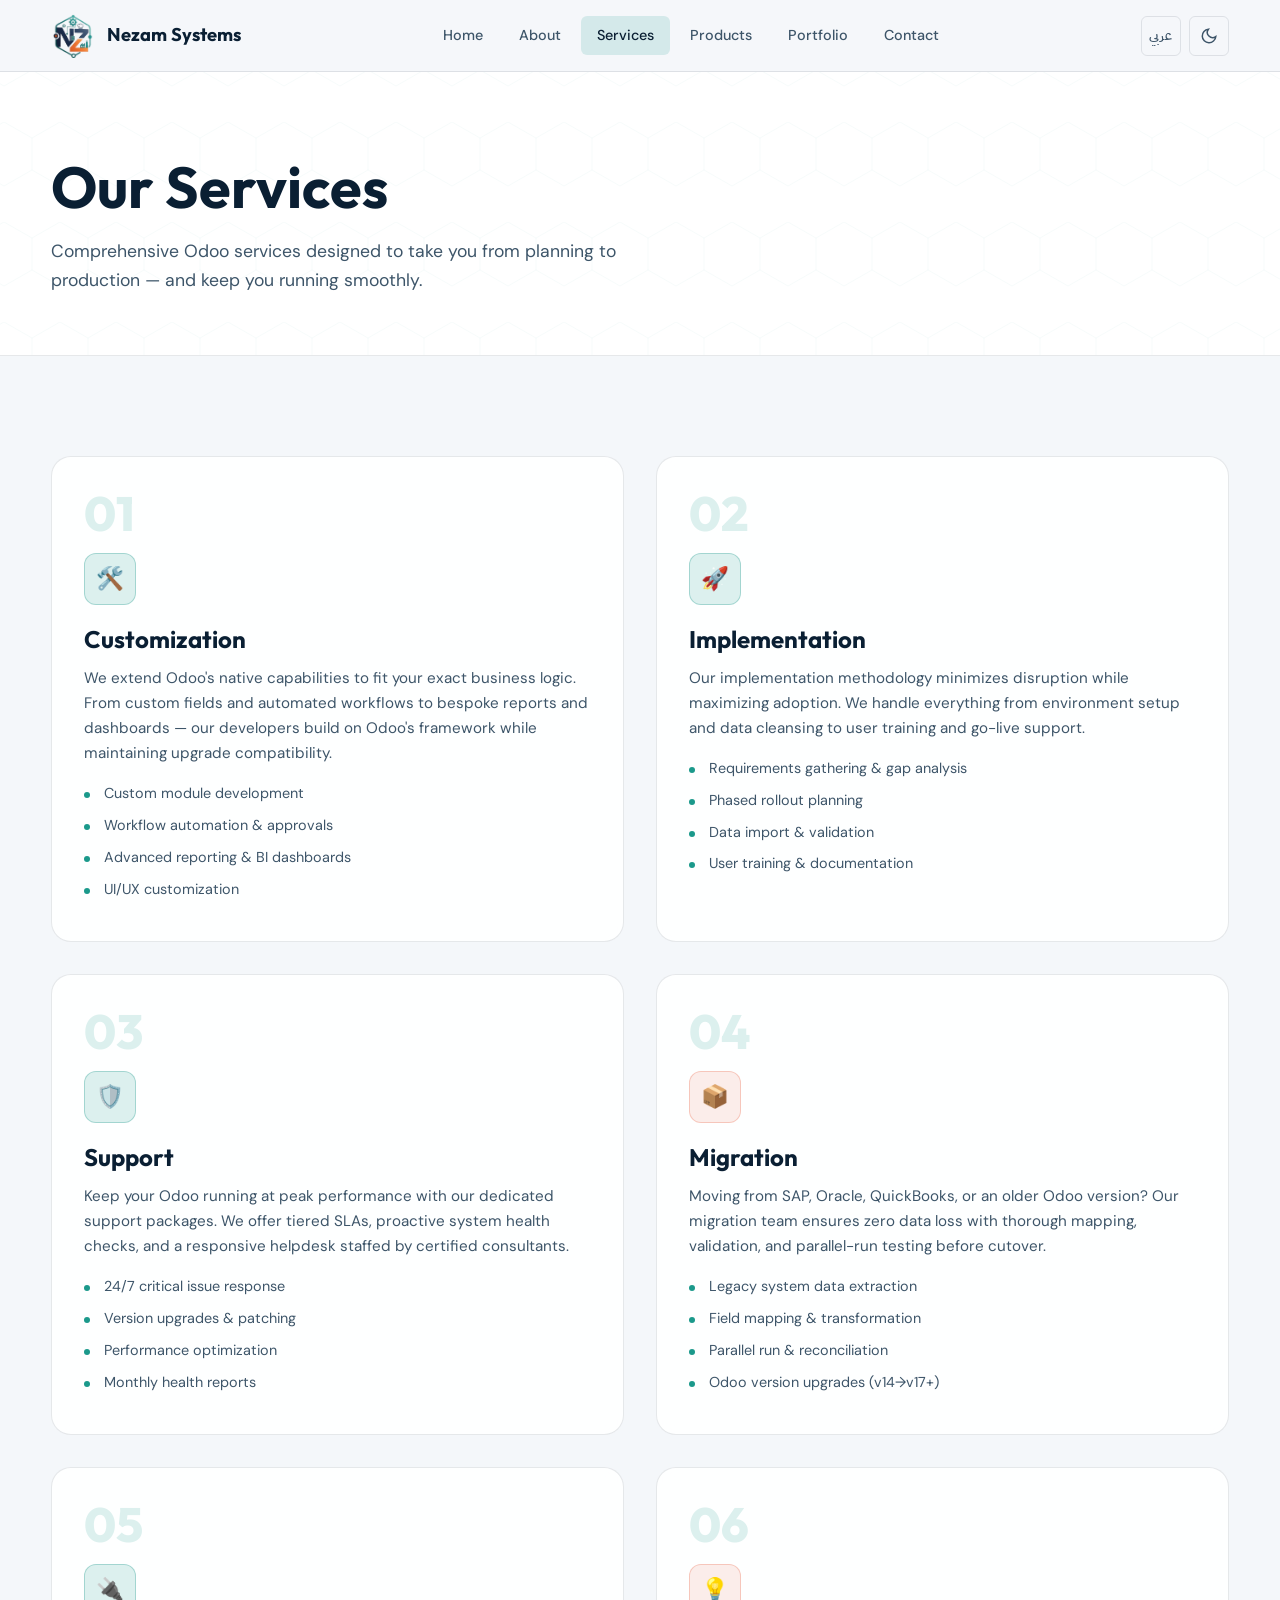
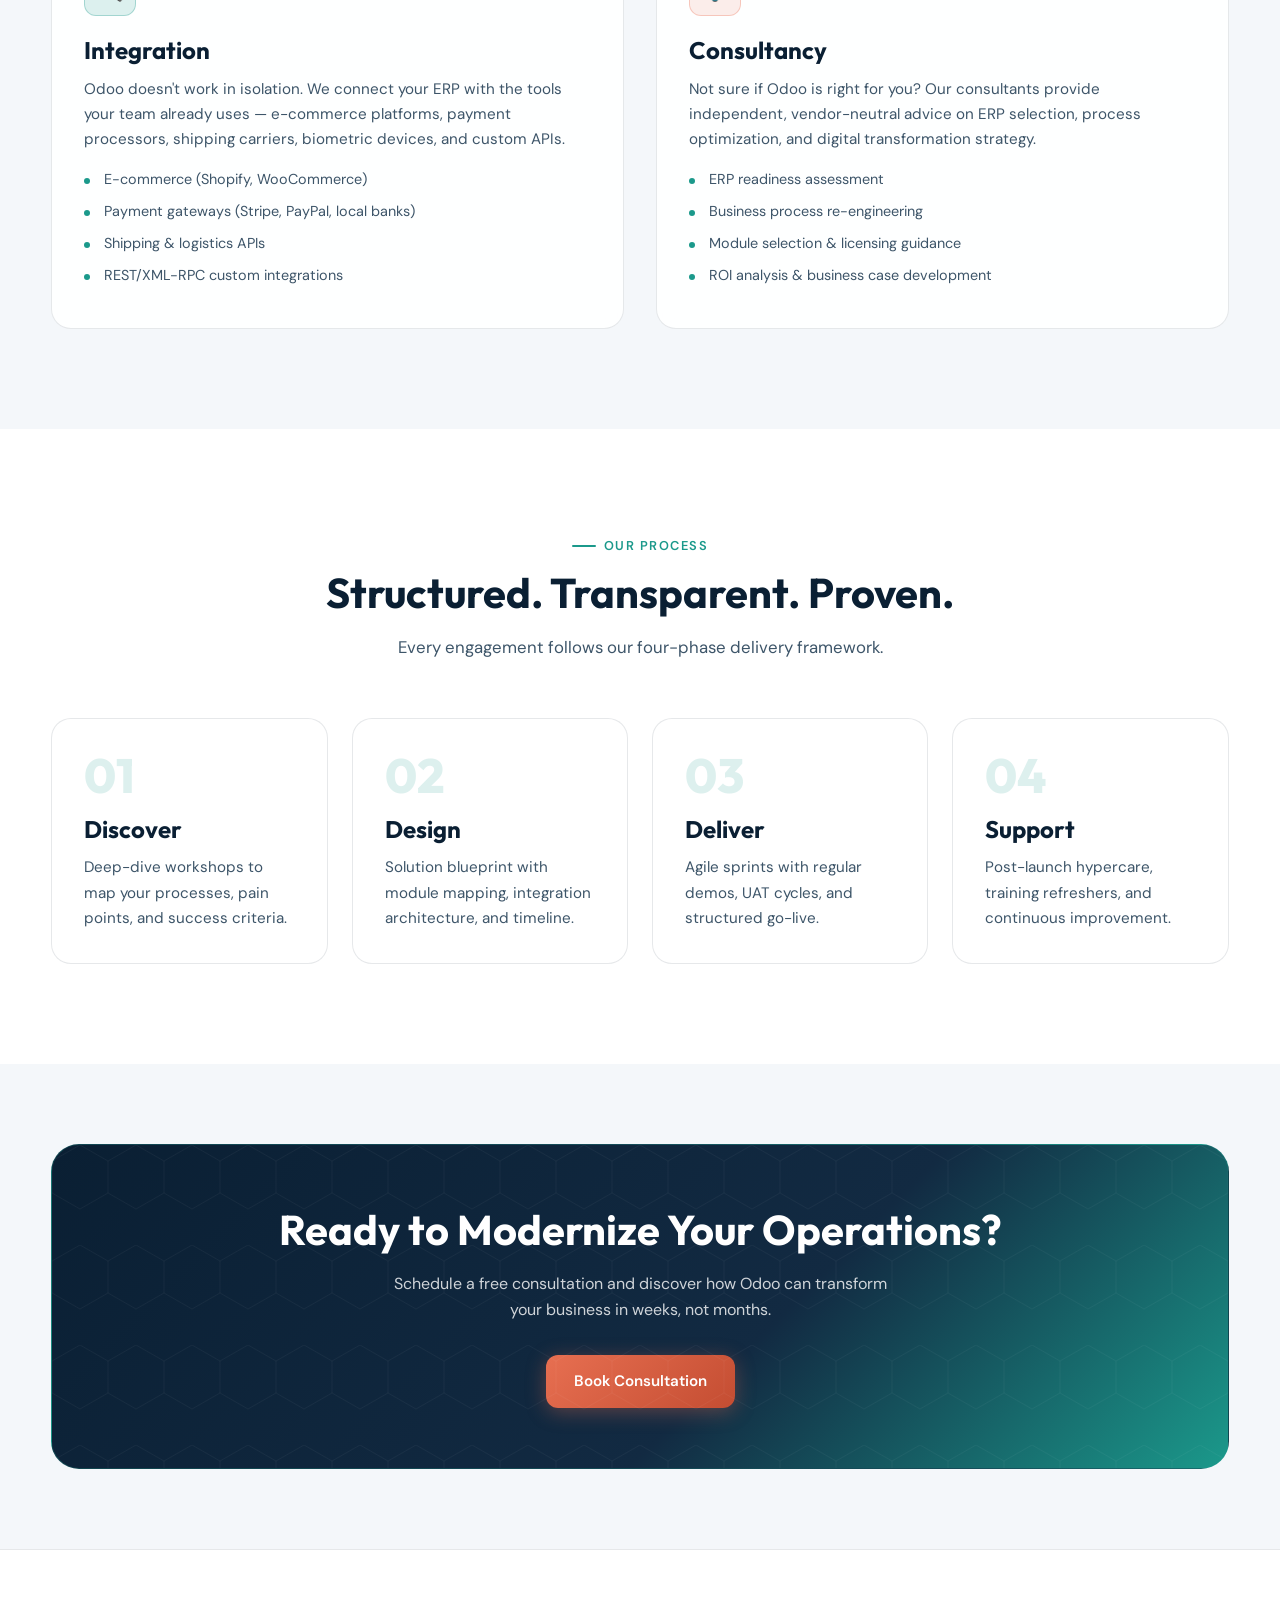
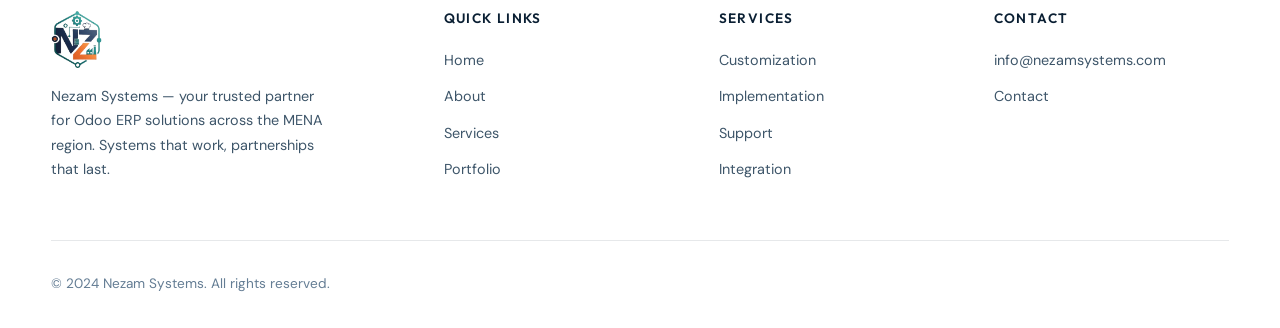
<file: services.html>
<!DOCTYPE html>
<html lang="en" data-theme="dark">
<head>
  <meta charset="UTF-8">
  <meta name="viewport" content="width=device-width, initial-scale=1.0">
  <meta name="description" content="Odoo services by Nezam Systems — customization, implementation, support, migration, integration, and consultancy.">
  <title data-i18n-title data-i18n-title-en="Services | Nezam Systems" data-i18n-title-ar="خدماتنا | نظام سيستمز">Services | Nezam Systems</title>
  <link rel="icon" type="image/png" href="assets/logo-icon-transparent.png">
  <link rel="preconnect" href="https://fonts.googleapis.com">
  <link rel="preconnect" href="https://fonts.gstatic.com" crossorigin>
  <link href="https://fonts.googleapis.com/css2?family=DM+Sans:ital,opsz,wght@0,9..40,400;0,9..40,500;0,9..40,600;0,9..40,700&family=IBM+Plex+Sans+Arabic:wght@400;500;600;700&family=Outfit:wght@600;700;800&display=swap" rel="stylesheet">
  <link rel="stylesheet" href="css/styles.css">
  <script>
    (function(){var t=localStorage.getItem("nezam-theme");if(!t)t=matchMedia("(prefers-color-scheme: light)").matches?"light":"dark";document.documentElement.setAttribute("data-theme",t);var l=localStorage.getItem("nezam-lang")||"en";document.documentElement.lang=l;document.documentElement.dir=l==="ar"?"rtl":"ltr";})();
  </script>
</head>
<body>

  <header class="navbar">
    <div class="container navbar__inner">
      <a href="index.html" class="navbar__brand">
        <img src="assets/logo-icon-transparent.png" alt="Nezam Systems">
        <span data-i18n="nav.brand">Nezam Systems</span>
      </a>
      <nav class="navbar__nav">
        <a href="index.html" class="navbar__link" data-i18n="nav.home">Home</a>
        <a href="about.html" class="navbar__link" data-i18n="nav.about">About</a>
        <a href="services.html" class="navbar__link" data-i18n="nav.services">Services</a>
        <a href="products.html" class="navbar__link" data-i18n="nav.products">Products</a>
        <a href="portfolio.html" class="navbar__link" data-i18n="nav.portfolio">Portfolio</a>
        <a href="contact.html" class="navbar__link" data-i18n="nav.contact">Contact</a>
      </nav>
      <div class="navbar__controls">
        <button class="icon-btn lang-toggle" aria-label="Switch language">عربي</button>
        <button class="icon-btn theme-toggle" aria-label="Toggle theme"></button>
        <button class="navbar__toggle" aria-label="Open menu"><span></span><span></span><span></span></button>
      </div>
    </div>
  </header>

  <nav class="mobile-menu">
    <a href="index.html" class="mobile-menu__link" data-i18n="nav.home">Home</a>
    <a href="about.html" class="mobile-menu__link" data-i18n="nav.about">About</a>
    <a href="services.html" class="mobile-menu__link" data-i18n="nav.services">Services</a>
    <a href="products.html" class="mobile-menu__link" data-i18n="nav.products">Products</a>
    <a href="portfolio.html" class="mobile-menu__link" data-i18n="nav.portfolio">Portfolio</a>
    <a href="contact.html" class="mobile-menu__link" data-i18n="nav.contact">Contact</a>
  </nav>

  <section class="page-hero">
    <div class="hex-bg"></div>
    <div class="container page-hero__content">
      <h1 class="reveal" data-i18n="services.hero.title">Our Services</h1>
      <p class="reveal reveal-delay-1" data-i18n="services.hero.subtitle">Comprehensive Odoo services designed to take you from planning to production.</p>
    </div>
  </section>

  <section class="section">
    <div class="container">
      <div class="grid-2">
        <div class="card service-card reveal">
          <div class="service-card__number">01</div>
          <div class="card__icon">🛠️</div>
          <h3 data-i18n="service.customization.title">Customization</h3>
          <p data-i18n="service.customization.full">We extend Odoo's native capabilities to fit your exact business logic.</p>
          <ul>
            <li data-i18n="service.customization.f1">Custom module development</li>
            <li data-i18n="service.customization.f2">Workflow automation & approvals</li>
            <li data-i18n="service.customization.f3">Advanced reporting & BI dashboards</li>
            <li data-i18n="service.customization.f4">UI/UX customization</li>
          </ul>
        </div>
        <div class="card service-card reveal reveal-delay-1">
          <div class="service-card__number">02</div>
          <div class="card__icon">🚀</div>
          <h3 data-i18n="service.implementation.title">Implementation</h3>
          <p data-i18n="service.implementation.full">Our implementation methodology minimizes disruption while maximizing adoption.</p>
          <ul>
            <li data-i18n="service.implementation.f1">Requirements gathering & gap analysis</li>
            <li data-i18n="service.implementation.f2">Phased rollout planning</li>
            <li data-i18n="service.implementation.f3">Data import & validation</li>
            <li data-i18n="service.implementation.f4">User training & documentation</li>
          </ul>
        </div>
        <div class="card service-card reveal">
          <div class="service-card__number">03</div>
          <div class="card__icon">🛡️</div>
          <h3 data-i18n="service.support.title">Support</h3>
          <p data-i18n="service.support.full">Keep your Odoo running at peak performance with our dedicated support packages.</p>
          <ul>
            <li data-i18n="service.support.f1">24/7 critical issue response</li>
            <li data-i18n="service.support.f2">Version upgrades & patching</li>
            <li data-i18n="service.support.f3">Performance optimization</li>
            <li data-i18n="service.support.f4">Monthly health reports</li>
          </ul>
        </div>
        <div class="card service-card reveal reveal-delay-1">
          <div class="service-card__number">04</div>
          <div class="card__icon card__icon--orange">📦</div>
          <h3 data-i18n="service.migration.title">Migration</h3>
          <p data-i18n="service.migration.full">Moving from SAP, Oracle, QuickBooks, or an older Odoo version?</p>
          <ul>
            <li data-i18n="service.migration.f1">Legacy system data extraction</li>
            <li data-i18n="service.migration.f2">Field mapping & transformation</li>
            <li data-i18n="service.migration.f3">Parallel run & reconciliation</li>
            <li data-i18n="service.migration.f4">Odoo version upgrades (v14→v17+)</li>
          </ul>
        </div>
        <div class="card service-card reveal">
          <div class="service-card__number">05</div>
          <div class="card__icon">🔌</div>
          <h3 data-i18n="service.integration.title">Integration</h3>
          <p data-i18n="service.integration.full">Odoo doesn't work in isolation. We connect your ERP with the tools your team already uses.</p>
          <ul>
            <li data-i18n="service.integration.f1">E-commerce (Shopify, WooCommerce)</li>
            <li data-i18n="service.integration.f2">Payment gateways (Stripe, PayPal, local banks)</li>
            <li data-i18n="service.integration.f3">Shipping & logistics APIs</li>
            <li data-i18n="service.integration.f4">REST/XML-RPC custom integrations</li>
          </ul>
        </div>
        <div class="card service-card reveal reveal-delay-1">
          <div class="service-card__number">06</div>
          <div class="card__icon card__icon--orange">💡</div>
          <h3 data-i18n="service.consultancy.title">Consultancy</h3>
          <p data-i18n="service.consultancy.full">Not sure if Odoo is right for you? Our consultants provide independent, vendor-neutral advice.</p>
          <ul>
            <li data-i18n="service.consultancy.f1">ERP readiness assessment</li>
            <li data-i18n="service.consultancy.f2">Business process re-engineering</li>
            <li data-i18n="service.consultancy.f3">Module selection & licensing guidance</li>
            <li data-i18n="service.consultancy.f4">ROI analysis & business case development</li>
          </ul>
        </div>
      </div>
    </div>
  </section>

  <section class="section section--alt">
    <div class="container">
      <div class="section-header reveal">
        <span class="section-label" data-i18n="services.process.label">Our Process</span>
        <h2 data-i18n="services.process.title">Structured. Transparent. Proven.</h2>
        <p data-i18n="services.process.subtitle">Every engagement follows our four-phase delivery framework.</p>
      </div>
      <div class="grid-4">
        <div class="card reveal">
          <div class="service-card__number">01</div>
          <h3 data-i18n="about.approach1.title">Discover</h3>
          <p data-i18n="about.approach1.desc">Deep-dive workshops to map your processes.</p>
        </div>
        <div class="card reveal reveal-delay-1">
          <div class="service-card__number">02</div>
          <h3 data-i18n="about.approach2.title">Design</h3>
          <p data-i18n="about.approach2.desc">Solution blueprint with module mapping.</p>
        </div>
        <div class="card reveal reveal-delay-2">
          <div class="service-card__number">03</div>
          <h3 data-i18n="about.approach3.title">Deliver</h3>
          <p data-i18n="about.approach3.desc">Agile sprints with regular demos.</p>
        </div>
        <div class="card reveal reveal-delay-3">
          <div class="service-card__number">04</div>
          <h3 data-i18n="about.approach4.title">Support</h3>
          <p data-i18n="about.approach4.desc">Post-launch hypercare and improvement.</p>
        </div>
      </div>
    </div>
  </section>

  <section class="cta-banner">
    <div class="container">
      <div class="cta-banner__inner reveal">
        <h2 data-i18n="home.cta.title">Ready to Modernize Your Operations?</h2>
        <p data-i18n="home.cta.subtitle">Schedule a free consultation today.</p>
        <a href="contact.html" class="btn btn--gradient-orange" data-i18n="home.cta.btn1">Book Consultation</a>
      </div>
    </div>
  </section>

  <footer class="footer">
    <div class="container">
      <div class="footer__grid">
        <div class="footer__brand">
          <img src="assets/logo-icon-transparent.png" alt="Nezam Systems">
          <p data-i18n="footer.desc">Nezam Systems — your trusted partner for Odoo ERP solutions.</p>
        </div>
        <div>
          <h4 class="footer__heading" data-i18n="footer.quick">Quick Links</h4>
          <ul class="footer__links">
            <li><a href="index.html" data-i18n="nav.home">Home</a></li>
            <li><a href="about.html" data-i18n="nav.about">About</a></li>
            <li><a href="services.html" data-i18n="nav.services">Services</a></li>
            <li><a href="portfolio.html" data-i18n="nav.portfolio">Portfolio</a></li>
          </ul>
        </div>
        <div>
          <h4 class="footer__heading" data-i18n="footer.services">Services</h4>
          <ul class="footer__links">
            <li><a href="services.html" data-i18n="service.customization.title">Customization</a></li>
            <li><a href="services.html" data-i18n="service.implementation.title">Implementation</a></li>
            <li><a href="services.html" data-i18n="service.support.title">Support</a></li>
            <li><a href="services.html" data-i18n="service.integration.title">Integration</a></li>
          </ul>
        </div>
        <div>
          <h4 class="footer__heading" data-i18n="footer.contact">Contact</h4>
          <ul class="footer__links">
            <li><a href="mailto:info@nezamsystems.com">info@nezamsystems.com</a></li>
            <li><a href="contact.html" data-i18n="nav.contact">Contact</a></li>
          </ul>
        </div>
      </div>
      <div class="footer__bottom">
        <span data-i18n="footer.rights">© 2024 Nezam Systems. All rights reserved.</span>
      </div>
    </div>
  </footer>

  <script src="js/i18n.js"></script>
  <script src="js/main.js"></script>
</body>
</html>
</file>
<file: css/styles.css>
/* ============================================
   Nezam Systems — Design System
   Navy #0a1f33 | Teal #1b998b | Orange #e76f51
   ============================================ */

:root {
  --navy: #0a1f33;
  --navy-light: #122a42;
  --navy-mid: #1a3550;
  --teal: #1b998b;
  --teal-light: #22b8a8;
  --teal-dim: rgba(27, 153, 139, 0.15);
  --orange: #e76f51;
  --orange-light: #f0886e;
  --orange-dim: rgba(231, 111, 81, 0.12);

  --font-sans: "DM Sans", "IBM Plex Sans Arabic", system-ui, sans-serif;
  --font-display: "Outfit", "IBM Plex Sans Arabic", system-ui, sans-serif;

  --radius-sm: 6px;
  --radius-md: 12px;
  --radius-lg: 20px;
  --radius-xl: 28px;

  --shadow-sm: 0 2px 8px rgba(10, 31, 51, 0.08);
  --shadow-md: 0 8px 32px rgba(10, 31, 51, 0.12);
  --shadow-lg: 0 16px 48px rgba(10, 31, 51, 0.16);
  --shadow-glow-teal: 0 0 40px rgba(27, 153, 139, 0.25);
  --shadow-glow-orange: 0 0 40px rgba(231, 111, 81, 0.2);

  --nav-height: 72px;
  --transition: 0.3s cubic-bezier(0.4, 0, 0.2, 1);
  --container: min(1200px, 92vw);
}

/* Dark theme (default) */
[data-theme="dark"] {
  --bg-primary: #060f18;
  --bg-secondary: #0a1f33;
  --bg-elevated: #122a42;
  --bg-card: rgba(18, 42, 66, 0.6);
  --bg-card-hover: rgba(26, 53, 80, 0.8);
  --text-primary: #f0f4f8;
  --text-secondary: #94a8bc;
  --text-muted: #647d94;
  --border: rgba(27, 153, 139, 0.18);
  --border-strong: rgba(27, 153, 139, 0.35);
  --nav-bg: rgba(6, 15, 24, 0.85);
  --hero-overlay: linear-gradient(135deg, rgba(6, 15, 24, 0.92) 0%, rgba(10, 31, 51, 0.88) 50%, rgba(6, 15, 24, 0.94) 100%);
  --grid-color: rgba(27, 153, 139, 0.06);
  --input-bg: rgba(10, 31, 51, 0.8);
}

/* Light theme */
[data-theme="light"] {
  --bg-primary: #f4f7fa;
  --bg-secondary: #ffffff;
  --bg-elevated: #eef2f6;
  --bg-card: rgba(255, 255, 255, 0.9);
  --bg-card-hover: #ffffff;
  --text-primary: #0a1f33;
  --text-secondary: #3d5569;
  --text-muted: #647d94;
  --border: rgba(10, 31, 51, 0.1);
  --border-strong: rgba(27, 153, 139, 0.3);
  --nav-bg: rgba(244, 247, 250, 0.9);
  --hero-overlay: linear-gradient(135deg, rgba(244, 247, 250, 0.95) 0%, rgba(230, 240, 245, 0.9) 50%, rgba(244, 247, 250, 0.96) 100%);
  --grid-color: rgba(27, 153, 139, 0.08);
  --input-bg: #ffffff;
  --shadow-sm: 0 2px 8px rgba(10, 31, 51, 0.06);
  --shadow-md: 0 8px 32px rgba(10, 31, 51, 0.08);
  --shadow-lg: 0 16px 48px rgba(10, 31, 51, 0.1);
}

/* Reset & Base */
*, *::before, *::after {
  box-sizing: border-box;
  margin: 0;
  padding: 0;
}

html {
  scroll-behavior: smooth;
  scroll-padding-top: var(--nav-height);
}

body {
  font-family: var(--font-sans);
  background: var(--bg-primary);
  color: var(--text-primary);
  line-height: 1.65;
  overflow-x: hidden;
  transition: background var(--transition), color var(--transition);
}

body.menu-open {
  overflow: hidden;
}

img {
  max-width: 100%;
  height: auto;
  display: block;
}

a {
  color: var(--teal);
  text-decoration: none;
  transition: color var(--transition);
}

a:hover {
  color: var(--teal-light);
}

ul {
  list-style: none;
}

.container {
  width: var(--container);
  margin-inline: auto;
}

/* Typography */
h1, h2, h3, h4 {
  font-family: var(--font-display);
  font-weight: 700;
  line-height: 1.2;
  color: var(--text-primary);
}

h1 { font-size: clamp(2.2rem, 5vw, 3.6rem); }
h2 { font-size: clamp(1.8rem, 3.5vw, 2.6rem); }
h3 { font-size: clamp(1.2rem, 2vw, 1.5rem); }

.section-label {
  display: inline-flex;
  align-items: center;
  gap: 8px;
  font-size: 0.8rem;
  font-weight: 600;
  letter-spacing: 0.12em;
  text-transform: uppercase;
  color: var(--teal);
  margin-bottom: 12px;
}

.section-label::before {
  content: "";
  width: 24px;
  height: 2px;
  background: var(--teal);
  border-radius: 2px;
}

.section-header {
  text-align: center;
  max-width: 680px;
  margin-inline: auto;
  margin-bottom: 56px;
}

.section-header p {
  color: var(--text-secondary);
  margin-top: 16px;
  font-size: 1.05rem;
}

.section {
  padding: 100px 0;
  position: relative;
}

.section--alt {
  background: var(--bg-secondary);
}

/* Hex grid background pattern */
.hex-bg {
  position: absolute;
  inset: 0;
  pointer-events: none;
  overflow: hidden;
}

.hex-bg::before {
  content: "";
  position: absolute;
  inset: -50%;
  background-image: url("data:image/svg+xml,%3Csvg xmlns='http://www.w3.org/2000/svg' width='56' height='100' viewBox='0 0 56 100'%3E%3Cpath d='M28 0l28 16v32l-28 16L0 48V16z' fill='none' stroke='%231b998b' stroke-width='0.5' opacity='0.15'/%3E%3C/svg%3E");
  background-size: 56px 100px;
  opacity: 0.5;
}

/* ============================================
   Navbar
   ============================================ */
.navbar {
  position: fixed;
  top: 0;
  left: 0;
  right: 0;
  height: var(--nav-height);
  z-index: 1000;
  background: var(--nav-bg);
  backdrop-filter: blur(16px);
  -webkit-backdrop-filter: blur(16px);
  border-bottom: 1px solid var(--border);
  transition: background var(--transition), box-shadow var(--transition);
}

.navbar.scrolled {
  box-shadow: var(--shadow-md);
}

.navbar__inner {
  display: flex;
  align-items: center;
  justify-content: space-between;
  height: 100%;
}

.navbar__brand {
  display: flex;
  align-items: center;
  gap: 12px;
  color: var(--text-primary);
  font-family: var(--font-display);
  font-weight: 700;
  font-size: 1.15rem;
}

.navbar__brand img {
  width: 44px;
  height: 44px;
  object-fit: contain;
}

.navbar__brand span {
  display: none;
}

@media (min-width: 480px) {
  .navbar__brand span { display: inline; }
}

.navbar__nav {
  display: flex;
  align-items: center;
  gap: 4px;
}

.navbar__link {
  padding: 8px 16px;
  font-size: 0.9rem;
  font-weight: 500;
  color: var(--text-secondary);
  border-radius: var(--radius-sm);
  transition: color var(--transition), background var(--transition);
}

.navbar__link:hover,
.navbar__link.active {
  color: var(--text-primary);
  background: var(--teal-dim);
}

.navbar__controls {
  display: flex;
  align-items: center;
  gap: 8px;
}

.icon-btn {
  display: flex;
  align-items: center;
  justify-content: center;
  width: 40px;
  height: 40px;
  border: 1px solid var(--border);
  border-radius: var(--radius-sm);
  background: transparent;
  color: var(--text-secondary);
  cursor: pointer;
  transition: all var(--transition);
  font-size: 1rem;
}

.icon-btn:hover {
  border-color: var(--teal);
  color: var(--teal);
  background: var(--teal-dim);
}

.lang-toggle {
  padding: 6px 12px;
  font-size: 0.8rem;
  font-weight: 600;
  font-family: var(--font-sans);
  letter-spacing: 0.05em;
}

/* Mobile menu */
.navbar__toggle {
  display: none;
  flex-direction: column;
  gap: 5px;
  width: 40px;
  height: 40px;
  align-items: center;
  justify-content: center;
  background: transparent;
  border: 1px solid var(--border);
  border-radius: var(--radius-sm);
  cursor: pointer;
  padding: 8px;
}

.navbar__toggle span {
  display: block;
  width: 20px;
  height: 2px;
  background: var(--text-primary);
  border-radius: 2px;
  transition: transform var(--transition), opacity var(--transition);
}

.navbar__toggle.active span:nth-child(1) {
  transform: translateY(7px) rotate(45deg);
}

.navbar__toggle.active span:nth-child(2) {
  opacity: 0;
}

.navbar__toggle.active span:nth-child(3) {
  transform: translateY(-7px) rotate(-45deg);
}

.mobile-menu {
  display: none;
  position: fixed;
  top: var(--nav-height);
  left: 0;
  right: 0;
  bottom: 0;
  background: var(--bg-primary);
  z-index: 999;
  padding: 32px 24px;
  flex-direction: column;
  gap: 8px;
  overflow-y: auto;
}

.mobile-menu.open {
  display: flex;
}

.mobile-menu__link {
  padding: 16px 20px;
  font-size: 1.1rem;
  font-weight: 500;
  color: var(--text-primary);
  border-radius: var(--radius-md);
  border: 1px solid var(--border);
  transition: all var(--transition);
}

.mobile-menu__link:hover,
.mobile-menu__link.active {
  background: var(--teal-dim);
  border-color: var(--teal);
  color: var(--teal);
}

@media (max-width: 900px) {
  .navbar__nav { display: none; }
  .navbar__toggle { display: flex; }
}

/* ============================================
   Buttons
   ============================================ */
.btn {
  display: inline-flex;
  align-items: center;
  justify-content: center;
  gap: 8px;
  padding: 14px 28px;
  font-family: var(--font-sans);
  font-size: 0.95rem;
  font-weight: 600;
  border-radius: var(--radius-md);
  border: none;
  cursor: pointer;
  transition: all var(--transition);
  text-decoration: none;
}

.btn--gradient {
  background: linear-gradient(135deg, var(--teal) 0%, var(--navy-mid) 100%);
  color: #fff;
  box-shadow: 0 4px 20px rgba(27, 153, 139, 0.35);
}

.btn--gradient:hover {
  background: linear-gradient(135deg, var(--teal-light) 0%, var(--teal) 100%);
  box-shadow: var(--shadow-glow-teal);
  color: #fff;
  transform: translateY(-2px);
}

.btn--gradient-orange {
  background: linear-gradient(135deg, var(--orange) 0%, #c44d32 100%);
  color: #fff;
  box-shadow: 0 4px 20px rgba(231, 111, 81, 0.35);
}

.btn--gradient-orange:hover {
  background: linear-gradient(135deg, var(--orange-light) 0%, var(--orange) 100%);
  box-shadow: var(--shadow-glow-orange);
  color: #fff;
  transform: translateY(-2px);
}

.btn--outline {
  background: transparent;
  color: var(--text-primary);
  border: 1.5px solid var(--border-strong);
}

.btn--outline:hover {
  border-color: var(--teal);
  color: var(--teal);
  background: var(--teal-dim);
}

.btn-group {
  display: flex;
  flex-wrap: wrap;
  gap: 16px;
}

/* ============================================
   Hero
   ============================================ */
.hero {
  min-height: 100vh;
  display: flex;
  align-items: center;
  position: relative;
  padding-top: var(--nav-height);
  overflow: hidden;
}

.hero__bg {
  position: absolute;
  inset: 0;
  z-index: 0;
}

.hero__overlay {
  position: absolute;
  inset: 0;
  background: var(--hero-overlay);
}

.hero__grid {
  position: absolute;
  inset: 0;
  background-image:
    linear-gradient(var(--grid-color) 1px, transparent 1px),
    linear-gradient(90deg, var(--grid-color) 1px, transparent 1px);
  background-size: 60px 60px;
  mask-image: radial-gradient(ellipse 70% 60% at 50% 50%, black 20%, transparent 70%);
}

.hero__content {
  position: relative;
  z-index: 2;
  padding: 80px 0 100px;
}

.hero__panel {
  position: relative;
  max-width: 860px;
  padding: clamp(36px, 5vw, 60px) clamp(32px, 4vw, 52px);
}

.hero__panel-logo {
  position: absolute;
  top: 50%;
  left: 112%;
  transform: translate(-50%, -50%);
  width: min(520px, 92%);
  height: auto;
  opacity: 0.48;
  pointer-events: none;
  z-index: 0;
}

[dir="rtl"] .hero__panel-logo {
  left: -1%;
}

.hero__panel > *:not(.hero__panel-logo) {
  position: relative;
  z-index: 1;
}

.hero__title,
.hero__subtitle {
  text-shadow: 0 2px 24px var(--bg-primary);
}

[data-theme="light"] .hero__title,
[data-theme="light"] .hero__subtitle {
  text-shadow: 0 2px 20px rgba(255, 255, 255, 0.9);
}

.hero__badge {
  display: inline-flex;
  align-items: center;
  gap: 8px;
  padding: 8px 16px;
  background: var(--teal-dim);
  border: 1px solid var(--border-strong);
  border-radius: 100px;
  font-size: 0.85rem;
  font-weight: 500;
  color: var(--teal);
  margin-bottom: 24px;
}

.hero__badge-dot {
  width: 8px;
  height: 8px;
  background: var(--teal);
  border-radius: 50%;
  animation: pulse 2s infinite;
}

@keyframes pulse {
  0%, 100% { opacity: 1; transform: scale(1); }
  50% { opacity: 0.5; transform: scale(0.85); }
}

.hero__title {
  max-width: 780px;
  margin-bottom: 24px;
}

.hero__title .highlight {
  background: linear-gradient(135deg, var(--teal) 0%, var(--orange) 100%);
  -webkit-background-clip: text;
  -webkit-text-fill-color: transparent;
  background-clip: text;
}

.hero__subtitle {
  font-size: clamp(1rem, 2vw, 1.2rem);
  color: var(--text-secondary);
  max-width: 580px;
  margin-bottom: 40px;
  line-height: 1.7;
}

.hero__stats {
  display: flex;
  flex-wrap: wrap;
  gap: 40px;
  margin-top: 60px;
  padding-top: 40px;
  border-top: 1px solid var(--border);
}

.hero__stat-value {
  font-family: var(--font-display);
  font-size: 2rem;
  font-weight: 700;
  color: var(--teal);
}

.hero__stat-label {
  font-size: 0.85rem;
  color: var(--text-muted);
  margin-top: 4px;
}

/* Floating icons */
.floating-icons {
  position: absolute;
  inset: 0;
  z-index: 1;
  pointer-events: none;
}

.floating-icon {
  position: absolute;
  display: flex;
  align-items: center;
  justify-content: center;
  font-size: 2rem;
  line-height: 1;
  opacity: 0.55;
  filter: drop-shadow(0 4px 12px rgba(10, 31, 51, 0.15));
  animation: float 6s ease-in-out infinite;
}

[data-theme="light"] .floating-icon {
  opacity: 0.45;
}

.floating-icon:nth-child(1)  { top: 14%; left: 6%;   font-size: 2.2rem; animation-delay: 0s;    opacity: 0.6; }
.floating-icon:nth-child(2)  { top: 22%; right: 7%;  font-size: 2.4rem; animation-delay: 0.8s;  opacity: 0.55; }
.floating-icon:nth-child(3)  { top: 38%; left: 4%;   font-size: 1.8rem; animation-delay: 1.6s;  opacity: 0.5; }
.floating-icon:nth-child(4)  { top: 12%; right: 22%; font-size: 2rem;   animation-delay: 2.4s;  opacity: 0.55; }
.floating-icon:nth-child(5)  { bottom: 32%; left: 10%; font-size: 2.1rem; animation-delay: 3.2s; opacity: 0.6; }
.floating-icon:nth-child(6)  { bottom: 24%; right: 6%;  font-size: 1.9rem; animation-delay: 4s;    opacity: 0.5; }
.floating-icon:nth-child(7)  { top: 48%; right: 4%;  font-size: 1.7rem; animation-delay: 4.8s;  opacity: 0.45; }
.floating-icon:nth-child(8)  { bottom: 38%; right: 18%; font-size: 2rem; animation-delay: 5.6s; opacity: 0.55; }
.floating-icon:nth-child(9)  { top: 32%; left: 18%;  font-size: 1.6rem; animation-delay: 1.2s;  opacity: 0.4; }
.floating-icon:nth-child(10) { bottom: 16%; left: 22%; font-size: 1.8rem; animation-delay: 2.8s; opacity: 0.5; }

@keyframes float {
  0%, 100% { transform: translateY(0) rotate(0deg); }
  33% { transform: translateY(-18px) rotate(4deg); }
  66% { transform: translateY(10px) rotate(-3deg); }
}

@media (max-width: 768px) {
  .floating-icon {
    font-size: 1.4rem;
  }
  .floating-icon:nth-child(1)  { top: 10%; left: 3%; }
  .floating-icon:nth-child(2)  { top: 14%; right: 3%; }
  .floating-icon:nth-child(3)  { top: 28%; left: 2%; }
  .floating-icon:nth-child(4)  { top: 8%;  right: 14%; }
  .floating-icon:nth-child(5)  { bottom: 36%; left: 4%; }
  .floating-icon:nth-child(6)  { bottom: 28%; right: 3%; }
  .floating-icon:nth-child(7)  { top: 42%; right: 2%; display: none; }
  .floating-icon:nth-child(8)  { bottom: 42%; right: 12%; }
  .floating-icon:nth-child(9)  { top: 22%; left: 12%; display: none; }
  .floating-icon:nth-child(10) { bottom: 14%; left: 10%; }
}

/* ============================================
   Cards & Grid
   ============================================ */
.grid-2 {
  display: grid;
  grid-template-columns: repeat(2, 1fr);
  gap: 32px;
}

.grid-3 {
  display: grid;
  grid-template-columns: repeat(3, 1fr);
  gap: 28px;
}

.grid-4 {
  display: grid;
  grid-template-columns: repeat(4, 1fr);
  gap: 24px;
}

@media (max-width: 900px) {
  .grid-3, .grid-4 { grid-template-columns: repeat(2, 1fr); }
  .grid-2 { grid-template-columns: 1fr; }
}

@media (max-width: 560px) {
  .grid-3, .grid-4 { grid-template-columns: 1fr; }
}

.card {
  background: var(--bg-card);
  border: 1px solid var(--border);
  border-radius: var(--radius-lg);
  padding: 32px;
  transition: all var(--transition);
  backdrop-filter: blur(8px);
}

.card:hover {
  background: var(--bg-card-hover);
  border-color: var(--border-strong);
  transform: translateY(-4px);
  box-shadow: var(--shadow-md);
}

.card__icon {
  width: 52px;
  height: 52px;
  display: flex;
  align-items: center;
  justify-content: center;
  background: var(--teal-dim);
  border: 1px solid var(--border-strong);
  border-radius: var(--radius-md);
  font-size: 1.4rem;
  margin-bottom: 20px;
}

.card__icon--orange {
  background: var(--orange-dim);
  border-color: rgba(231, 111, 81, 0.3);
}

.card h3 {
  margin-bottom: 12px;
}

.card p {
  color: var(--text-secondary);
  font-size: 0.95rem;
}

.card__link {
  display: inline-flex;
  align-items: center;
  gap: 6px;
  margin-top: 20px;
  font-size: 0.9rem;
  font-weight: 600;
  color: var(--teal);
}

/* ============================================
   Milestones
   ============================================ */
.milestones {
  display: grid;
  grid-template-columns: repeat(4, 1fr);
  gap: 0;
  position: relative;
}

.milestones::before {
  content: "";
  position: absolute;
  top: 28px;
  left: 12.5%;
  right: 12.5%;
  height: 2px;
  background: linear-gradient(90deg, var(--teal), var(--orange), var(--teal));
  opacity: 0.4;
}

.milestone {
  text-align: center;
  padding: 0 16px;
  position: relative;
}

.milestone__dot {
  width: 16px;
  height: 16px;
  background: var(--teal);
  border: 3px solid var(--bg-secondary);
  border-radius: 50%;
  margin: 20px auto 24px;
  position: relative;
  z-index: 1;
  box-shadow: 0 0 0 4px var(--teal-dim);
}

.milestone__year {
  font-family: var(--font-display);
  font-size: 1.5rem;
  font-weight: 700;
  color: var(--orange);
  margin-bottom: 8px;
}

.milestone__title {
  font-weight: 600;
  margin-bottom: 8px;
}

.milestone__desc {
  font-size: 0.85rem;
  color: var(--text-muted);
}

@media (max-width: 768px) {
  .milestones {
    grid-template-columns: 1fr;
    gap: 32px;
  }
  .milestones::before { display: none; }
  .milestone {
    display: grid;
    grid-template-columns: auto 1fr;
    gap: 0 20px;
    text-align: start;
    padding: 20px;
    background: var(--bg-card);
    border: 1px solid var(--border);
    border-radius: var(--radius-md);
  }
  .milestone__dot {
    grid-row: 1 / 3;
    margin: 0;
    align-self: center;
  }
}

/* ============================================
   Partners Marquee
   ============================================ */
.marquee-section {
  padding: 60px 0;
  background: var(--bg-secondary);
  border-block: 1px solid var(--border);
  overflow: hidden;
}

.marquee-label {
  text-align: center;
  font-size: 0.8rem;
  font-weight: 600;
  letter-spacing: 0.15em;
  text-transform: uppercase;
  color: var(--text-muted);
  margin-bottom: 32px;
}

.marquee {
  overflow: hidden;
  mask-image: linear-gradient(90deg, transparent, black 8%, black 92%, transparent);
}

.marquee__track {
  display: flex;
  gap: 48px;
  width: max-content;
  animation: marquee 35s linear infinite;
}

.marquee:hover .marquee__track {
  animation-play-state: paused;
}

.marquee__item {
  display: flex;
  align-items: center;
  justify-content: center;
  padding: 16px 24px;
  background: var(--bg-card);
  border: 1px solid var(--border);
  border-radius: var(--radius-md);
  flex-shrink: 0;
  transition: transform 0.2s ease, box-shadow 0.2s ease;
}

.marquee__item:hover {
  transform: scale(1.05);
  box-shadow: 0 8px 24px rgba(10, 31, 51, 0.15);
  z-index: 10;
}

.marquee__item-logo-wrap {
  width: 120px;
  height: 64px;
  display: flex;
  align-items: center;
  justify-content: center;
  flex-shrink: 0;
}

.marquee__item-logo {
  max-width: 100%;
  max-height: 100%;
  width: auto;
  height: auto;
  object-fit: contain;
  filter: grayscale(1) contrast(0.9) brightness(1.1);
  transition: filter 0.3s ease;
}

.marquee__item:hover .marquee__item-logo {
  filter: none;
}

.marquee__item-placeholder {
  font-size: 1.1rem;
  font-weight: 700;
  letter-spacing: 0.04em;
  color: var(--text-secondary);
  text-transform: uppercase;
}

.marquee__item-icon {
  width: 36px;
  height: 36px;
  display: flex;
  align-items: center;
  justify-content: center;
  background: var(--teal-dim);
  border-radius: var(--radius-sm);
  font-size: 1.1rem;
}

@keyframes marquee {
  0% { transform: translateX(0); }
  100% { transform: translateX(-50%); }
}

/* ============================================
   About Page
   ============================================ */
.page-hero {
  padding: calc(var(--nav-height) + 80px) 0 60px;
  background: var(--bg-secondary);
  border-bottom: 1px solid var(--border);
  position: relative;
  overflow: hidden;
}

.page-hero__content {
  position: relative;
  z-index: 1;
}

.page-hero h1 {
  margin-bottom: 16px;
}

.page-hero p {
  color: var(--text-secondary);
  font-size: 1.1rem;
  max-width: 600px;
}

.about-grid {
  display: grid;
  grid-template-columns: 1fr 1fr;
  gap: 60px;
  align-items: center;
}

.about-image {
  position: relative;
  border-radius: var(--radius-xl);
  overflow: hidden;
  border: 1px solid var(--border);
}

.about-image img {
  width: 100%;
}

.about-image__accent {
  position: absolute;
  bottom: -20px;
  right: -20px;
  width: 120px;
  height: 120px;
  background: linear-gradient(135deg, var(--teal), var(--orange));
  border-radius: var(--radius-lg);
  opacity: 0.2;
  z-index: -1;
}

.values-grid {
  display: grid;
  grid-template-columns: repeat(2, 1fr);
  gap: 24px;
  margin-top: 40px;
}

.value-item {
  padding: 24px;
  background: var(--bg-card);
  border: 1px solid var(--border);
  border-radius: var(--radius-md);
}

.value-item h4 {
  color: var(--teal);
  margin-bottom: 8px;
  font-size: 1rem;
}

.value-item p {
  font-size: 0.9rem;
  color: var(--text-secondary);
}

@media (max-width: 768px) {
  .about-grid { grid-template-columns: 1fr; }
  .values-grid { grid-template-columns: 1fr; }
}

/* ============================================
   Services Page
   ============================================ */
.service-card {
  position: relative;
  overflow: hidden;
}

.service-card::before {
  content: "";
  position: absolute;
  top: 0;
  left: 0;
  right: 0;
  height: 3px;
  background: linear-gradient(90deg, var(--teal), var(--orange));
  transform: scaleX(0);
  transform-origin: left;
  transition: transform var(--transition);
}

.service-card:hover::before {
  transform: scaleX(1);
}

.service-card__number {
  font-family: var(--font-display);
  font-size: 3rem;
  font-weight: 800;
  color: var(--teal-dim);
  line-height: 1;
  margin-bottom: 16px;
}

.service-card ul {
  margin-top: 16px;
}

.service-card li {
  position: relative;
  padding-left: 20px;
  margin-bottom: 8px;
  font-size: 0.9rem;
  color: var(--text-secondary);
}

.service-card li::before {
  content: "";
  position: absolute;
  left: 0;
  top: 10px;
  width: 6px;
  height: 6px;
  background: var(--teal);
  border-radius: 50%;
}

/* ============================================
   Portfolio
   ============================================ */
.portfolio-filters {
  display: flex;
  flex-wrap: wrap;
  gap: 12px;
  justify-content: center;
  margin-bottom: 48px;
}

.filter-btn {
  padding: 10px 20px;
  font-size: 0.85rem;
  font-weight: 500;
  font-family: var(--font-sans);
  background: transparent;
  border: 1px solid var(--border);
  border-radius: 100px;
  color: var(--text-secondary);
  cursor: pointer;
  transition: all var(--transition);
}

.filter-btn:hover,
.filter-btn.active {
  background: var(--teal-dim);
  border-color: var(--teal);
  color: var(--teal);
}

.portfolio-card {
  border-radius: var(--radius-lg);
  overflow: hidden;
  background: var(--bg-card);
  border: 1px solid var(--border);
  transition: all var(--transition);
}

.portfolio-card:hover {
  transform: translateY(-6px);
  box-shadow: var(--shadow-lg);
  border-color: var(--border-strong);
}

.portfolio-card__visual {
  height: 200px;
  display: flex;
  align-items: center;
  justify-content: center;
  padding: 32px;
  position: relative;
  overflow: hidden;
}

.portfolio-card__logo {
  width: 295px;
  height: 201px;
  object-fit: contain;
  object-position: center;
}

.portfolio-card__placeholder {
  font-size: 2rem;
  font-weight: 800;
  letter-spacing: 0.06em;
  color: var(--text-secondary);
  text-transform: uppercase;
}

.portfolio-card__visual--teal { background: linear-gradient(135deg, rgba(27,153,139,0.2), rgba(10,31,51,0.4)); }
.portfolio-card__visual--orange { background: linear-gradient(135deg, rgba(231,111,81,0.2), rgba(10,31,51,0.4)); }
.portfolio-card__visual--navy { background: linear-gradient(135deg, rgba(10,31,51,0.6), rgba(27,153,139,0.15)); }

.portfolio-card__body {
  padding: 24px;
}

.portfolio-card__tag {
  display: inline-block;
  padding: 4px 12px;
  font-size: 0.75rem;
  font-weight: 600;
  text-transform: uppercase;
  letter-spacing: 0.05em;
  background: var(--teal-dim);
  color: var(--teal);
  border-radius: 100px;
  margin-bottom: 12px;
}

.portfolio-card h3 {
  margin-bottom: 8px;
  font-size: 1.15rem;
}

.portfolio-card p {
  font-size: 0.9rem;
  color: var(--text-secondary);
  margin-bottom: 12px;
}

.portfolio-card__location {
  display: inline-flex;
  align-items: center;
  gap: 6px;
  font-size: 0.8rem;
  font-weight: 500;
  color: var(--text-muted);
}

/* ============================================
   Products
   ============================================ */
.products-toolbar {
  display: flex;
  align-items: center;
  justify-content: space-between;
  gap: 24px;
  flex-wrap: wrap;
  margin-bottom: 40px;
}

.product-filters {
  display: flex;
  flex-wrap: wrap;
  gap: 10px;
}

.products-count {
  font-size: 0.95rem;
  color: var(--text-muted);
  margin: 0;
}

.products-grid {
  display: grid;
  grid-template-columns: repeat(3, 1fr);
  gap: 28px;
}

@media (max-width: 1024px) {
  .products-grid { grid-template-columns: repeat(2, 1fr); }
}

@media (max-width: 640px) {
  .products-grid { grid-template-columns: 1fr; }
}

.product-card {
  display: flex;
  flex-direction: column;
  border-radius: var(--radius-lg);
  overflow: hidden;
  background: var(--bg-card);
  border: 1px solid var(--border);
  text-decoration: none;
  color: inherit;
  transition: transform 0.3s ease, box-shadow 0.3s ease, border-color 0.3s ease;
}

.product-card:hover {
  transform: translateY(-6px);
  box-shadow: var(--shadow-lg);
  border-color: var(--border-strong);
}

.product-card__banner {
  aspect-ratio: 16 / 9;
  overflow: hidden;
  background: var(--bg-alt);
}

.product-card__banner img {
  width: 100%;
  height: 100%;
  object-fit: cover;
  display: block;
  transition: transform 0.4s ease;
}

.product-card:hover .product-card__banner img {
  transform: scale(1.04);
}

.product-card__body {
  padding: 22px 24px 24px;
  display: flex;
  flex-direction: column;
  flex: 1;
}

.product-card__price {
  display: inline-block;
  align-self: flex-start;
  padding: 4px 12px;
  margin-bottom: 12px;
  font-size: 0.8rem;
  font-weight: 600;
  border-radius: 999px;
  background: rgba(27, 153, 139, 0.12);
  color: var(--teal);
  border: 1px solid rgba(27, 153, 139, 0.25);
}

.product-card__price--free {
  background: rgba(231, 111, 81, 0.12);
  color: var(--orange);
  border-color: rgba(231, 111, 81, 0.25);
}

.product-card h3 {
  margin-bottom: 8px;
  font-size: 1.05rem;
  line-height: 1.35;
}

.product-card p {
  font-size: 0.88rem;
  color: var(--text-secondary);
  line-height: 1.55;
  margin-bottom: 16px;
  flex: 1;
}

.product-card__link {
  font-size: 0.85rem;
  font-weight: 600;
  color: var(--teal);
  margin-top: auto;
}

.product-card:hover .product-card__link {
  color: var(--orange);
}

/* ============================================
   Contact
   ============================================ */
.contact-grid {
  display: grid;
  grid-template-columns: 1fr 1.2fr;
  gap: 48px;
}

.contact-info__item {
  display: flex;
  gap: 16px;
  margin-bottom: 28px;
}

.contact-info__icon {
  width: 48px;
  height: 48px;
  display: flex;
  align-items: center;
  justify-content: center;
  background: var(--teal-dim);
  border: 1px solid var(--border-strong);
  border-radius: var(--radius-md);
  font-size: 1.2rem;
  flex-shrink: 0;
}

.contact-info__item h4 {
  font-size: 0.9rem;
  color: var(--text-muted);
  font-weight: 500;
  margin-bottom: 4px;
}

.contact-info__item p,
.contact-info__item a {
  font-size: 1rem;
  color: var(--text-primary);
}

.contact-form {
  background: var(--bg-card);
  border: 1px solid var(--border);
  border-radius: var(--radius-lg);
  padding: 40px;
}

.form-group {
  margin-bottom: 20px;
}

.form-group label {
  display: block;
  font-size: 0.85rem;
  font-weight: 500;
  color: var(--text-secondary);
  margin-bottom: 8px;
}

.form-group input,
.form-group select,
.form-group textarea {
  width: 100%;
  padding: 14px 16px;
  font-family: var(--font-sans);
  font-size: 0.95rem;
  background: var(--input-bg);
  border: 1px solid var(--border);
  border-radius: var(--radius-md);
  color: var(--text-primary);
  transition: border-color var(--transition);
}

.form-group input:focus,
.form-group select:focus,
.form-group textarea:focus {
  outline: none;
  border-color: var(--teal);
  box-shadow: 0 0 0 3px var(--teal-dim);
}

.form-group textarea {
  min-height: 140px;
  resize: vertical;
}

.form-row {
  display: grid;
  grid-template-columns: 1fr 1fr;
  gap: 20px;
}

@media (max-width: 768px) {
  .contact-grid { grid-template-columns: 1fr; }
  .form-row { grid-template-columns: 1fr; }
}

/* ============================================
   CTA Banner
   ============================================ */
.cta-banner {
  padding: 80px 0;
  position: relative;
  overflow: hidden;
}

.cta-banner__inner {
  background: linear-gradient(135deg, var(--navy) 0%, var(--navy-mid) 50%, rgba(27, 153, 139, 0.3) 100%);
  border: 1px solid var(--border-strong);
  border-radius: var(--radius-xl);
  padding: 60px;
  text-align: center;
  position: relative;
  overflow: hidden;
}

[data-theme="light"] .cta-banner__inner {
  background: linear-gradient(135deg, var(--navy) 0%, var(--navy-light) 60%, var(--teal) 100%);
}

.cta-banner__inner::before {
  content: "";
  position: absolute;
  inset: 0;
  background: url("data:image/svg+xml,%3Csvg xmlns='http://www.w3.org/2000/svg' width='56' height='100' viewBox='0 0 56 100'%3E%3Cpath d='M28 0l28 16v32l-28 16L0 48V16z' fill='none' stroke='%23ffffff' stroke-width='0.5' opacity='0.08'/%3E%3C/svg%3E");
  background-size: 56px 100px;
}

.cta-banner h2 {
  color: #fff;
  margin-bottom: 16px;
  position: relative;
}

.cta-banner p {
  color: rgba(255, 255, 255, 0.8);
  max-width: 520px;
  margin: 0 auto 32px;
  position: relative;
}

.cta-banner .btn-group {
  justify-content: center;
  position: relative;
}

/* ============================================
   Footer
   ============================================ */
.footer {
  background: var(--bg-secondary);
  border-top: 1px solid var(--border);
  padding: 60px 0 32px;
}

.footer__grid {
  display: grid;
  grid-template-columns: 1.5fr 1fr 1fr 1fr;
  gap: 40px;
  margin-bottom: 48px;
}

.footer__brand img {
  width: 52px;
  margin-bottom: 16px;
}

.footer__brand p {
  font-size: 0.9rem;
  color: var(--text-secondary);
  max-width: 280px;
  line-height: 1.7;
}

.footer__heading {
  font-size: 0.85rem;
  font-weight: 600;
  text-transform: uppercase;
  letter-spacing: 0.1em;
  color: var(--text-primary);
  margin-bottom: 20px;
}

.footer__links li {
  margin-bottom: 10px;
}

.footer__links a {
  font-size: 0.9rem;
  color: var(--text-secondary);
  transition: color var(--transition);
}

.footer__links a:hover {
  color: var(--teal);
}

.footer__bottom {
  display: flex;
  flex-wrap: wrap;
  justify-content: space-between;
  align-items: center;
  gap: 16px;
  padding-top: 32px;
  border-top: 1px solid var(--border);
  font-size: 0.85rem;
  color: var(--text-muted);
}

.footer__social {
  display: flex;
  gap: 12px;
}

.footer__social a {
  width: 36px;
  height: 36px;
  display: flex;
  align-items: center;
  justify-content: center;
  border: 1px solid var(--border);
  border-radius: var(--radius-sm);
  color: var(--text-secondary);
  font-size: 0.9rem;
  transition: all var(--transition);
}

.footer__social a:hover {
  border-color: var(--teal);
  color: var(--teal);
  background: var(--teal-dim);
}

@media (max-width: 768px) {
  .footer__grid {
    grid-template-columns: 1fr 1fr;
  }
}

@media (max-width: 480px) {
  .footer__grid {
    grid-template-columns: 1fr;
  }
}

/* ============================================
   Scroll Animations
   ============================================ */
.reveal {
  opacity: 0;
  transform: translateY(32px);
  transition: opacity 0.7s cubic-bezier(0.4, 0, 0.2, 1),
              transform 0.7s cubic-bezier(0.4, 0, 0.2, 1);
}

.reveal.visible {
  opacity: 1;
  transform: translateY(0);
}

.reveal-delay-1 { transition-delay: 0.1s; }
.reveal-delay-2 { transition-delay: 0.2s; }
.reveal-delay-3 { transition-delay: 0.3s; }
.reveal-delay-4 { transition-delay: 0.4s; }

/* ============================================
   RTL Support
   ============================================ */
[dir="rtl"] {
  text-align: right;
}

[dir="rtl"] .section-label::before {
  order: 1;
}

[dir="rtl"] .navbar__inner,
[dir="rtl"] .navbar__controls,
[dir="rtl"] .btn-group,
[dir="rtl"] .hero__stats,
[dir="rtl"] .contact-info__item,
[dir="rtl"] .footer__bottom {
  direction: rtl;
}

[dir="rtl"] .service-card li {
  padding-left: 0;
  padding-right: 20px;
}

[dir="rtl"] .service-card li::before {
  left: auto;
  right: 0;
}

[dir="rtl"] .card__link svg,
[dir="rtl"] .btn svg {
  transform: scaleX(-1);
}

[dir="rtl"] .about-image__accent {
  right: auto;
  left: -20px;
}

[dir="rtl"] .marquee__track {
  animation-direction: reverse;
}

/* ============================================
   Utilities
   ============================================ */
.sr-only {
  position: absolute;
  width: 1px;
  height: 1px;
  padding: 0;
  margin: -1px;
  overflow: hidden;
  clip: rect(0, 0, 0, 0);
  border: 0;
}

.text-center { text-align: center; }

@media (prefers-reduced-motion: reduce) {
  *, *::before, *::after {
    animation-duration: 0.01ms !important;
    animation-iteration-count: 1 !important;
    transition-duration: 0.01ms !important;
    scroll-behavior: auto !important;
  }
  .reveal {
    opacity: 1;
    transform: none;
  }
}
</file>
